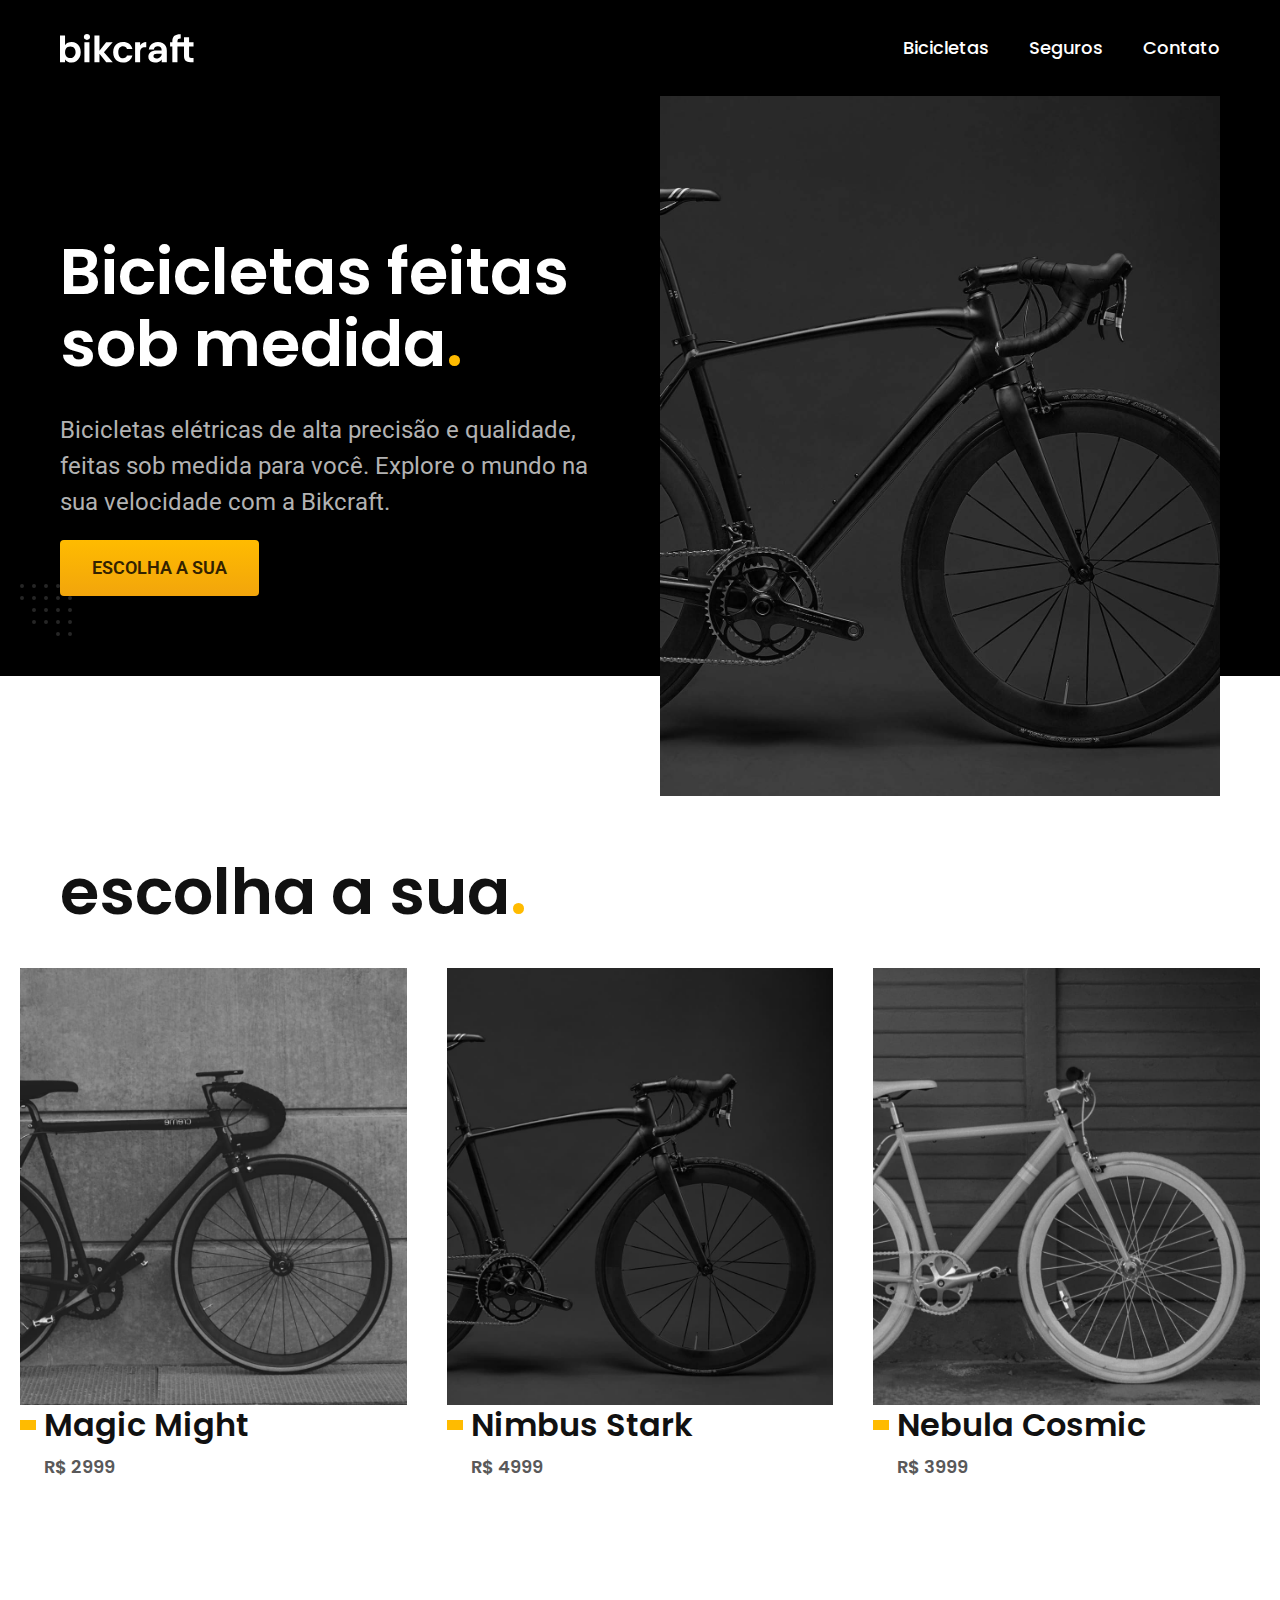
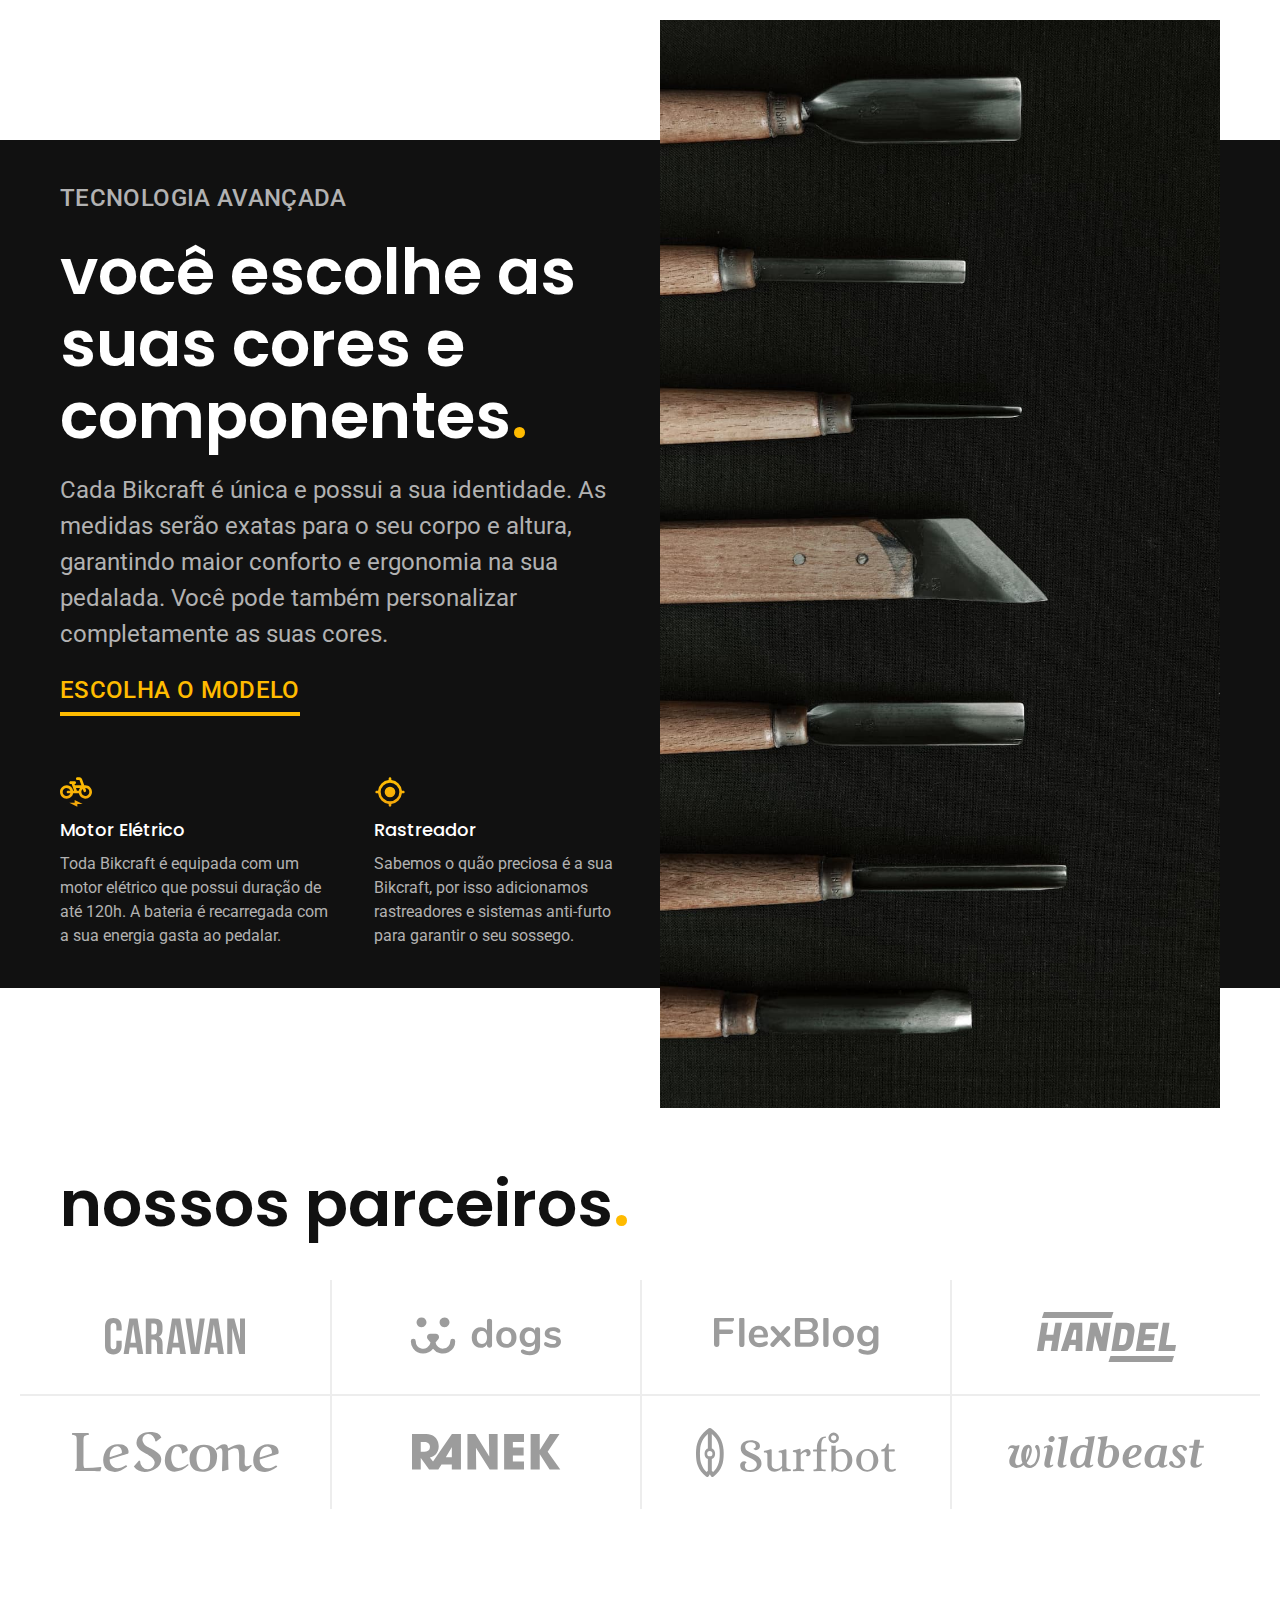
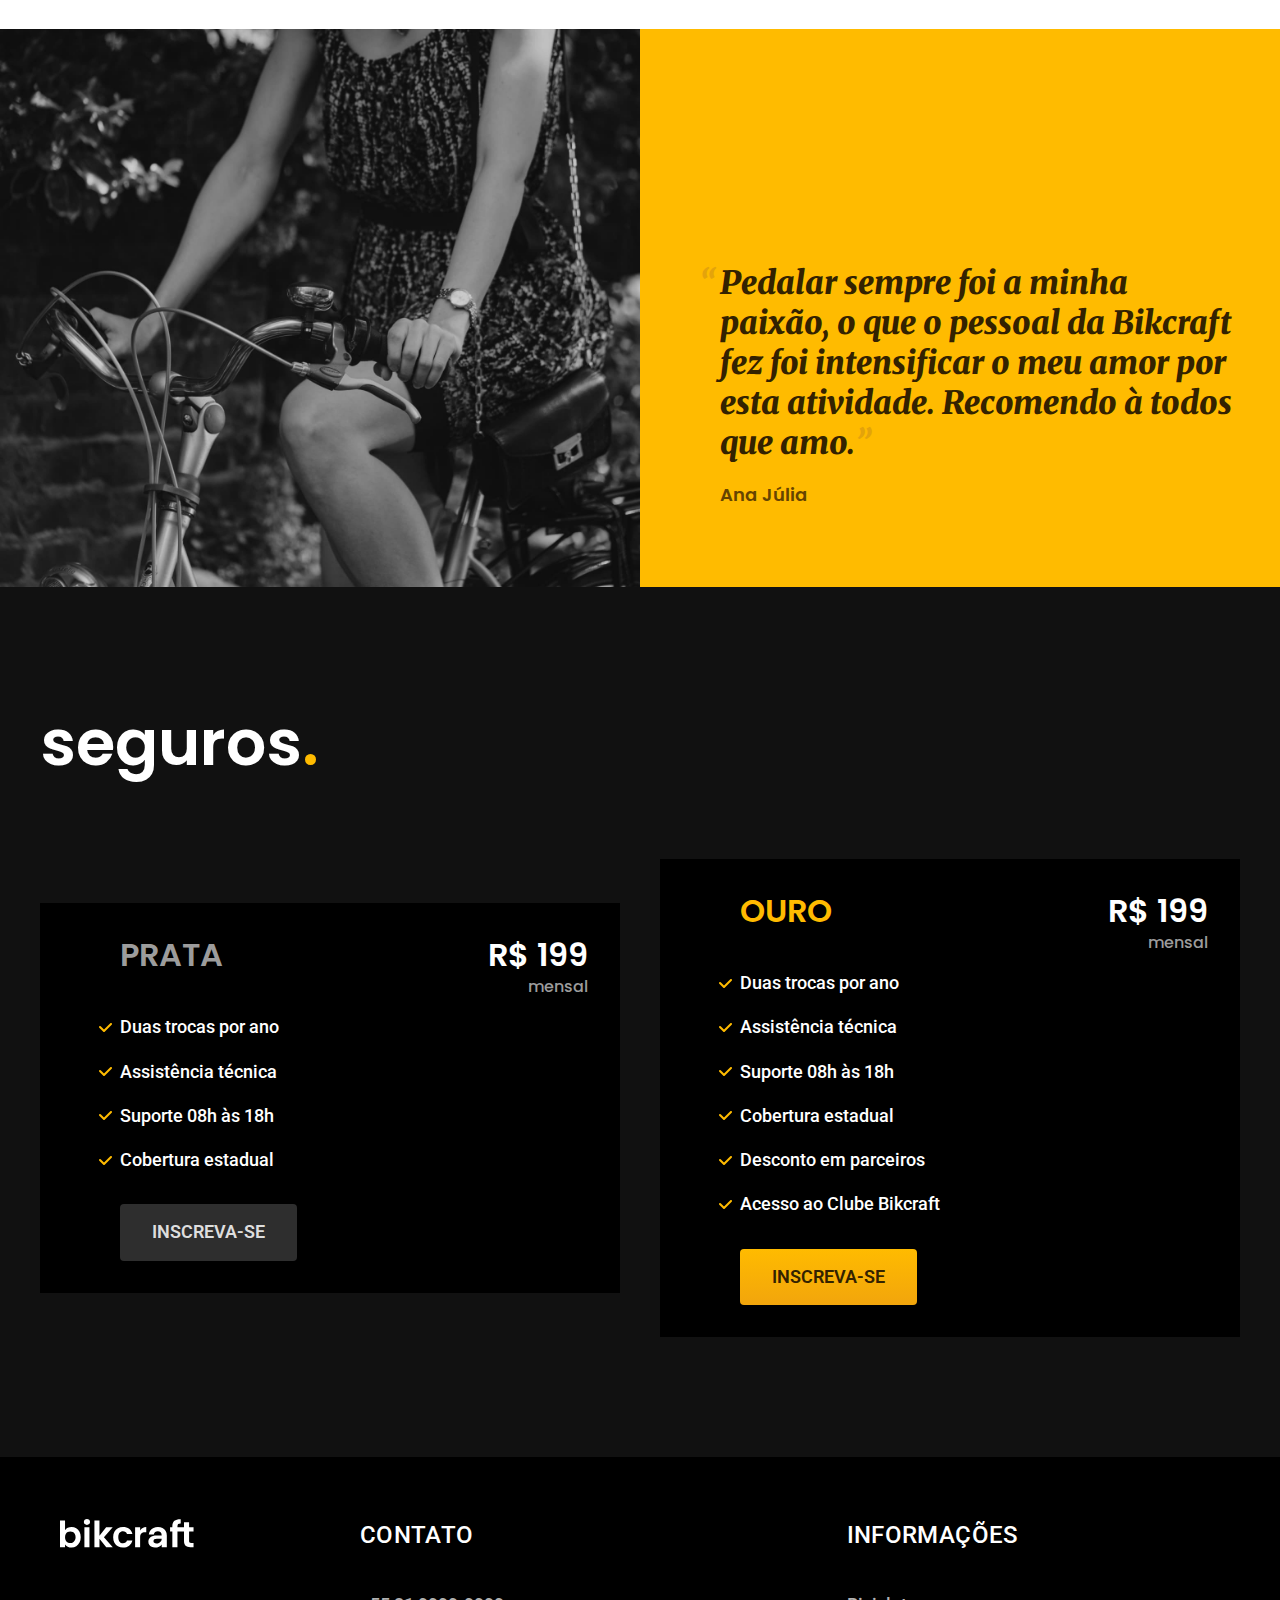
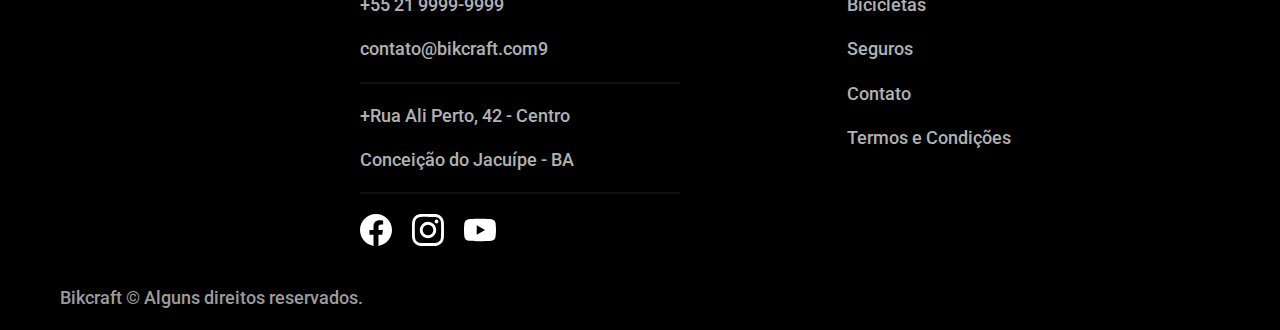
<file: index.html>
<!DOCTYPE html>
<html lang="pt-BR">
  <head>
    <meta charset="UTF-8" />
    <meta name="viewport" content="width=device-width, initial-scale=1.0" />

    <title>Bikcraft - Bicicletas Elétricas</title>
    <meta
      name="description"
      content="Bicicletas elétricas de alta precisão e qualidade, feitas sob medida para você. Explore o mundo na sua velocidade com a Bikcraft."
    />

    <link rel="stylesheet" href="./css/index.css" />

    <link rel="preconnect" href="https://fonts.googleapis.com" />
    <link rel="preconnect" href="https://fonts.gstatic.com" crossorigin />
    <link
      href="https://fonts.googleapis.com/css2?family=Merriweather:ital,wght@1,900&family=Poppins:wght@500;600&family=Roboto:wght@400;500&display=swap"
      rel="stylesheet"
    />
  </head>

  <body>
    <header class="header-bg">
      <div class="header container">
        <a href="./">
          <img src="./img/bikcraft.svg" alt="bikcraft" />
        </a>

        <nav aria-label="primária">
          <ul class="header-menu cor-0 font-1-m">
            <li><a href="./bicicletas.html">Bicicletas</a></li>
            <li><a href="./seguros.html">Seguros</a></li>
            <li><a href="./contato.html">Contato</a></li>
          </ul>
        </nav>
      </div>
    </header>

    <main class="introducao-bg">
      <div class="introducao container cor-0">
        <div class="introducao-conteudo">
          <h1 class="font-1-eg">
            Bicicletas feitas sob medida<span class="cor-p1">.</span>
          </h1>
          <p class="cor-5 font-2-g">
            Bicicletas elétricas de alta precisão e qualidade, feitas sob medida
            para você. Explore o mundo na sua velocidade com a Bikcraft.
          </p>
          <a class="botao" href="./bicicletas.html">Escolha a sua</a>
        </div>
        <div>
          <img
            src="./img/fotos/introducao.jpg"
            alt="bicicleta elétrica preta."
          />
        </div>
      </div>
    </main>

    <article class="bicicletas-lista">
      <h2 class="container font-1-eg">
        escolha a sua<span class="cor-p1">.</span>
      </h2>

      <ul class="bicicletas-lista-itens">
        <li>
          <a href="./img/bicicletas/magic.html">
            <img
              src="./img/bicicletas/magic-home.jpg"
              alt="bicicleta magic preta"
            />
            <h3 class="font-1-gg">Magic Might</h3>
            <span class="font-1-m-b cor-8">R$ 2999</span>
          </a>
        </li>
        <li>
          <a href="./bicicletas/nimbus.html">
            <img
              src="./img/bicicletas/nimbus-home.jpg"
              alt="bicicleta nimbus preta"
            />
            <h3 class="font-1-gg">Nimbus Stark</h3>
            <span class="font-1-m-b cor-8">R$ 4999</span>
          </a>
        </li>
        <li>
          <a href="./bicicletas/nebula.html">
            <img
              src="./img/bicicletas/nebula-home.jpg"
              alt="bicicleta nebula preta"
            />
            <h3 class="font-1-gg">Nebula Cosmic</h3>
            <span class="font-1-m-b cor-8">R$ 3999</span>
          </a>
        </li>
      </ul>
    </article>

    <article class="tecnologias-bg">
      <div class="tecnologias container">
        <div class="tecnologias-conteudo">
          <span class="font-2-g-b cor-5">tecnologia avançada</span>
          <h2 class="font-1-eg cor-0">
            você escolhe as suas cores e componentes<span class="cor-p1"
              >.</span
            >
          </h2>
          <p class="font-2-g cor-5">
            Cada Bikcraft é única e possui a sua identidade. As medidas serão
            exatas para o seu corpo e altura, garantindo maior conforto e
            ergonomia na sua pedalada. Você pode também personalizar
            completamente as suas cores.
          </p>
          <a class="botao-1 font-2-g-b cor-p1" href="./bicicletas.html"
            >escolha o modelo</a
          >

          <div>
            <ul class="tecnologias-item cor-5">
              <li>
                <img src="./img/icones/eletrica.svg" alt="" />
                <h4 class="font-1-m cor-0">Motor Elétrico</h4>
                <p class="font-2-p">
                  Toda Bikcraft é equipada com um motor elétrico que possui
                  duração de até 120h. A bateria é recarregada com a sua energia
                  gasta ao pedalar.
                </p>
              </li>
              <li>
                <img src="./img/icones/rastreador.svg" alt="" />
                <h4 class="font-1-m cor-0">Rastreador</h4>
                <p class="font-2-p">
                  Sabemos o quão preciosa é a sua Bikcraft, por isso adicionamos
                  rastreadores e sistemas anti-furto para garantir o seu
                  sossego.
                </p>
              </li>
            </ul>
          </div>
        </div>
        <div class="tecnologias-img">
          <img src="./img/fotos/tecnologia.jpg" alt="ferramentas" />
        </div>
      </div>
    </article>

    <section class="parceiros" aria-label="nossos parceiros">
      <h2 class="font-1-eg container">
        nossos parceiros<span class="cor-p1">.</span>
      </h2>

      <ul>
        <li><img src="./img/parceiros/caravan.svg" alt="caravan" /></li>
        <li><img src="./img/parceiros/dogs.svg" alt=dogs"></li>
        <li><img src="./img/parceiros/flexblog.svg" alt=flexblog"></li>
        <li><img src="./img/parceiros/handel.svg" alt=handel"></li>
        <li><img src="./img/parceiros/lescone.svg" alt=lescone"></li>
        <li><img src="./img/parceiros/ranek.svg" alt=ranek"></li>
        <li><img src="./img/parceiros/surfbot.svg" alt=surfbot"></li>
        <li><img src="./img/parceiros/wildbeast.svg" alt=wildbeast"></li>
      </ul>
    </section>

    <section class="depoimento" aria-label="Depoimento">
      <div>
        <img
          src="./img/fotos/depoimento.jpg"
          alt="pessoa andando com a bicicleta bikcraft"
        />
      </div>

      <div class="depoimento-conteudo">
        <blockquote>
          <p class="font-1-gg cor-p5">
            Pedalar sempre foi a minha paixão, o que o pessoal da Bikcraft fez
            foi intensificar o meu amor por esta atividade. Recomendo à todos
            que amo.
          </p>
        </blockquote>
        <span class="font-1-m-b cor-p4">Ana Júlia</span>
      </div>
    </section>

    <article class="seguros-bg">
      <div class="seguros container">
        <h2 class="font-1-eg cor-0">seguros<span class="cor-p1">.</span></h2>
        <div class="seguros-item">
          <h3 class="font-1-gg cor-6">PRATA</h3>
          <span class="font-1-gg cor-0"
            >R$ 199 <span class="font-1-p cor-6">mensal</span></span
          >
          <ul class="font-2-m cor-0">
            <li>Duas trocas por ano</li>
            <li>Assistência técnica</li>
            <li>Suporte 08h às 18h</li>
            <li>Cobertura estadual</li>
          </ul>
          <a class="botao secundario" href="./orçamentos.html">inscreva-se</a>
        </div>
        <div class="seguros-item">
          <h3 class="font-1-gg cor-p1">OURO</h3>
          <span class="font-1-gg cor-0"
            >R$ 199 <span class="font-1-p cor-6">mensal</span></span
          >
          <ul class="font-2-m cor-0">
            <li>Duas trocas por ano</li>
            <li>Assistência técnica</li>
            <li>Suporte 08h às 18h</li>
            <li>Cobertura estadual</li>
            <li>Desconto em parceiros</li>
            <li>Acesso ao Clube Bikcraft</li>
          </ul>
          <a class="botao" href="./orçamentos.html">inscreva-se</a>
        </div>
      </div>
    </article>

    <footer class="footer-bg">
      <div class="footer container">
        <img src="./img/bikcraft.svg" alt="Bikcraft" />

        <div class="footer-contato">
          <h3 class="font-2-g-b cor-0">contato</h3>
          <ul class="font-2-m cor-5">
            <li><a href="tel:+552199999999">+55 21 9999-9999</a></li>
            <li>
              <a href="mailto:contato@bikcraft.com9">contato@bikcraft.com9</a>
            </li>
            <li>+Rua Ali Perto, 42 - Centro</li>
            <li>Conceição do Jacuípe - BA</li>
          </ul>
        </div>

        <div class="footer-informacoes">
          <h3 class="font-2-g-b cor-0">INFORMAÇÕES</h3>
          <nav>
            <ul class="font-2-m cor-5">
              <li><a href="./bicicletas.html">Bicicletas</a></li>
              <li><a href="./seguros.html">Seguros</a></li>
              <li><a href="./contato.html">Contato</a></li>
              <li><a href="./termos.html">Termos e Condições</a></li>
            </ul>
          </nav>
        </div>

        <div class="footer-redes">
          <a href="./"><img src="./img/redes/facebook.svg" alt="facebook" /></a>
          <a href="./"
            ><img src="./img/redes/instagram.svg" alt="instagram"
          /></a>
          <a href="./"><img src="./img/redes/youtube.svg" alt="youtube" /></a>
        </div>

        <p class="footer-copy font-2-m cor-6">
          Bikcraft © Alguns direitos reservados.
        </p>
      </div>
    </footer>
  </body>
</html>
</file>
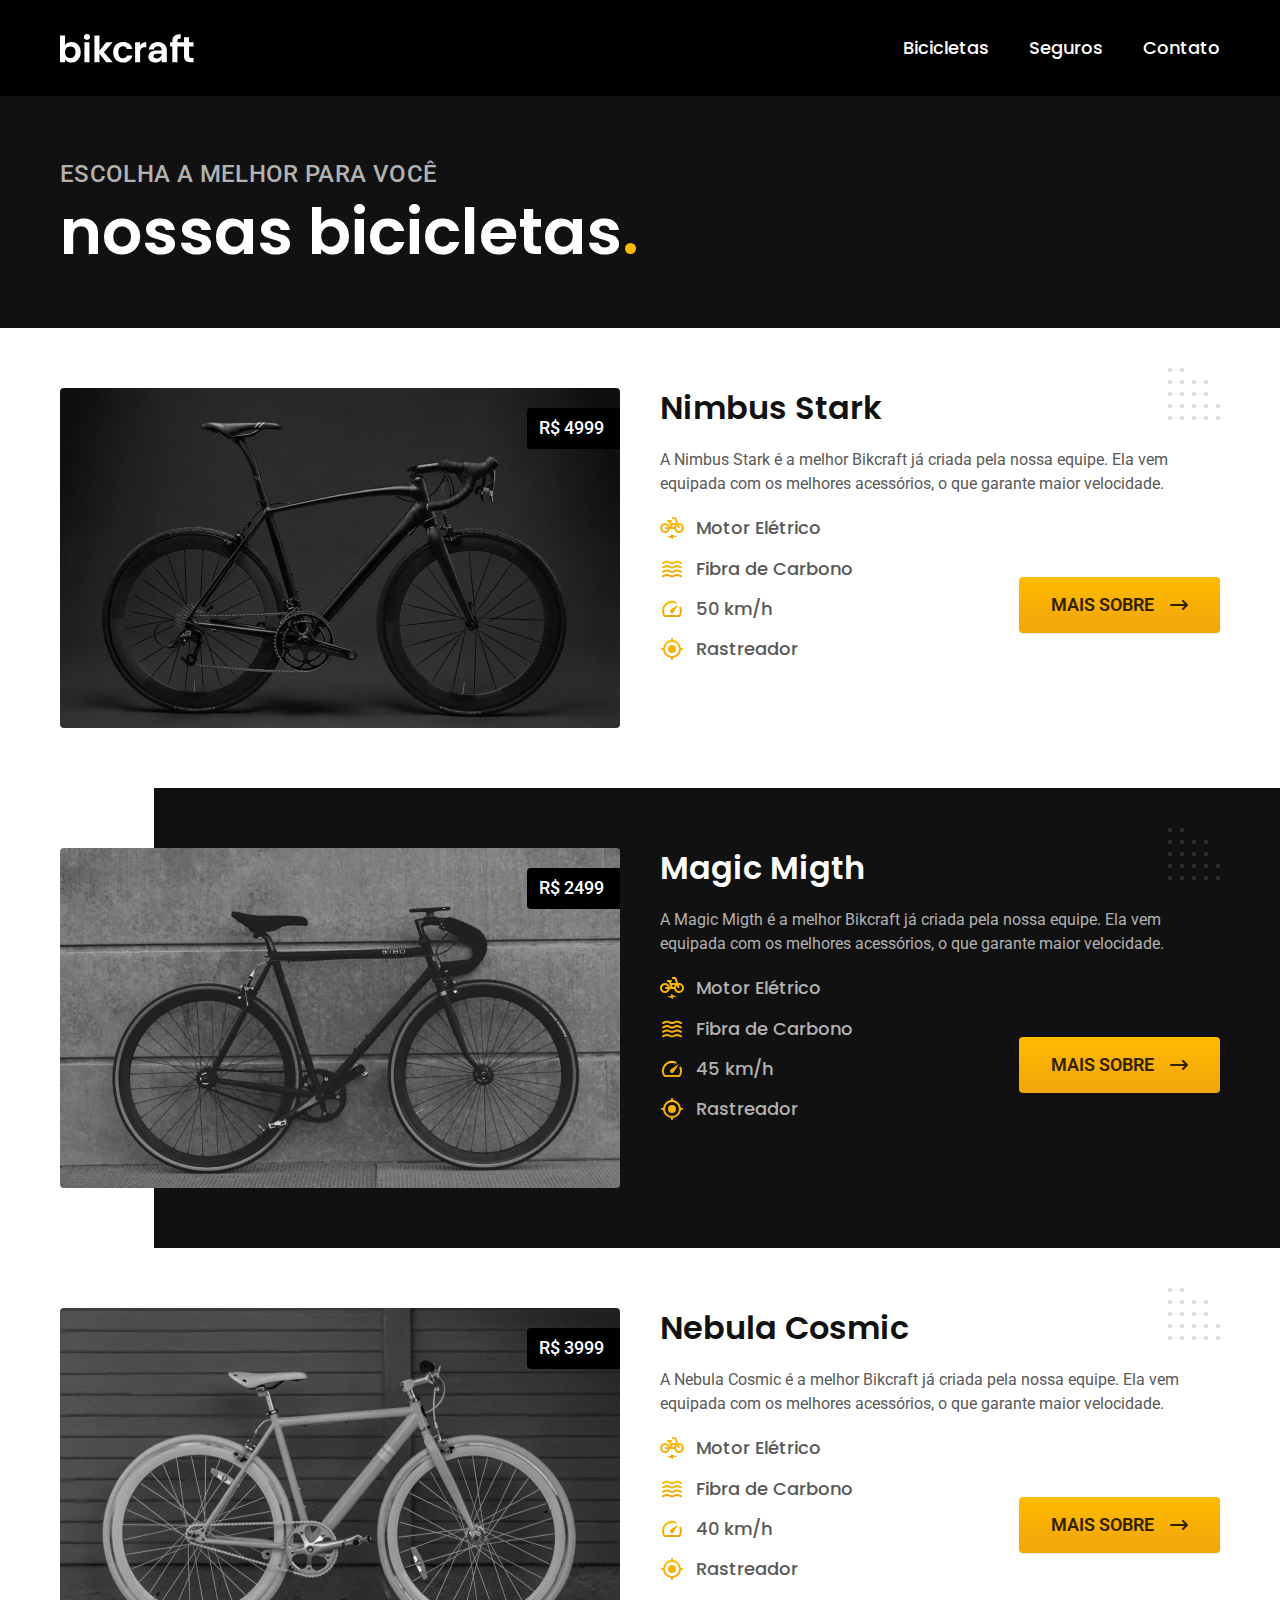
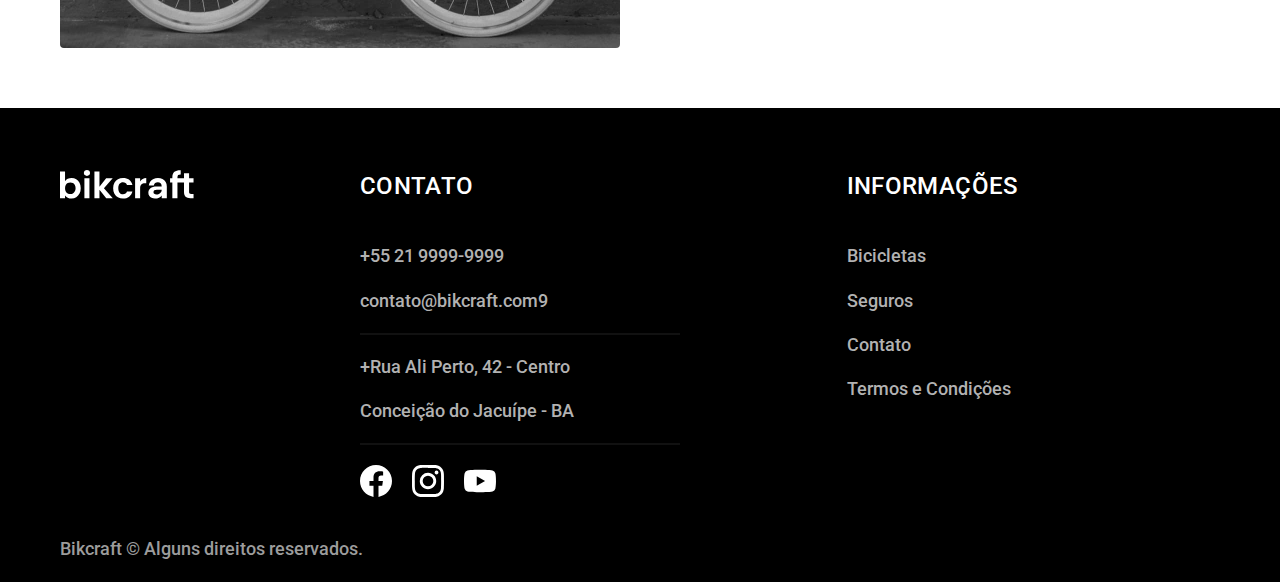
<file: bicicletas.html>
<!DOCTYPE html>
<html lang="pt-BR">
  <head>
    <meta charset="UTF-8" />
    <meta name="viewport" content="width=device-width, initial-scale=1.0" />

    <title>Bicicletas | Bikcraft</title>
    <meta
      name="description"
      content="Confira a nossas bicicletas e escolha a sua"
    />

    <link rel="stylesheet" href="./css/index.css" />

    <link rel="preconnect" href="https://fonts.googleapis.com" />
    <link rel="preconnect" href="https://fonts.gstatic.com" crossorigin />
    <link
      href="https://fonts.googleapis.com/css2?family=Merriweather:ital,wght@1,900&family=Poppins:wght@500;600&family=Roboto:wght@400;500&display=swap"
      rel="stylesheet"
    />
  </head>

  <body>
    <header class="header-bg">
      <div class="header container">
        <a href="./">
          <img src="./img/bikcraft.svg" alt="bikcraft" />
        </a>

        <nav aria-label="primária">
          <ul class="header-menu cor-0 font-1-m">
            <li><a href="./bicicletas.html">Bicicletas</a></li>
            <li><a href="./seguros.html">Seguros</a></li>
            <li><a href="./contato.html">Contato</a></li>
          </ul>
        </nav>
      </div>
    </header>

    <main>
      <div class="titulo-bg">
        <div class="titulo container">
          <p class="font-2-g-b cor-5">ESCOLHA A MELHOR PARA VOCÊ</p>
          <h1 class="font-1-eg cor-0">
            nossas bicicletas<span class="cor-p1">.</span>
          </h1>
        </div>
      </div>

      <div class="bicicletas container">
        <div class="bicicletas-img">
          <img
            src="./img/bicicletas/nimbus.jpg"
            alt="Bicicleta Nimbus Stark Preta"
          />
          <span class="font-2-m cor-0">R$ 4999</span>
        </div>
        <div class="bicicletas-conteudo">
          <h2 class="font-1-gg">Nimbus Stark</h2>
          <p class="font-2-p cor-8">
            A Nimbus Stark é a melhor Bikcraft já criada pela nossa equipe. Ela
            vem equipada com os melhores acessórios, o que garante maior
            velocidade.
          </p>
          <ul class="font-1-m cor-8">
            <li>
              <img src="./img/icones/eletrica.svg" alt="" />
              Motor Elétrico
            </li>
            <li>
              <img src="./img/icones/carbono.svg" alt="" />
              Fibra de Carbono
            </li>
            <li>
              <img src="./img/icones/velocidade.svg" alt="" />
              50 km/h
            </li>
            <li>
              <img src="./img/icones/rastreador.svg" alt="" />
              Rastreador
            </li>
          </ul>
          <a class="botao seta" href="./bicicletas/nimbus.html">Mais Sobre</a>
        </div>
      </div>

      <div class="bicicletas-bg">
        <div class="bicicletas container">
          <div class="bicicletas-img">
            <img
              src="./img/bicicletas/magic.jpg"
              alt="Bicicleta Magic Migth Preta"
            />
            <span class="font-2-m cor-0">R$ 2499</span>
          </div>
          <div class="bicicletas-conteudo">
            <h2 class="font-1-gg cor-0">Magic Migth</h2>
            <p class="font-2-p cor-5">
              A Magic Migth é a melhor Bikcraft já criada pela nossa equipe. Ela
              vem equipada com os melhores acessórios, o que garante maior
              velocidade.
            </p>
            <ul class="font-1-m cor-5">
              <li>
                <img src="./img/icones/eletrica.svg" alt="" />
                Motor Elétrico
              </li>
              <li>
                <img src="./img/icones/carbono.svg" alt="" />
                Fibra de Carbono
              </li>
              <li>
                <img src="./img/icones/velocidade.svg" alt="" />
                45 km/h
              </li>
              <li>
                <img src="./img/icones/rastreador.svg" alt="" />
                Rastreador
              </li>
            </ul>
            <a class="botao seta" href="./bicicletas/magic.html">Mais Sobre</a>
          </div>
        </div>
      </div>

      <div class="bicicletas container">
        <div class="bicicletas-img">
          <img
            src="./img/bicicletas/nebula.jpg"
            alt="Bicicleta Nebula Cosmic Branca"
          />
          <span class="font-2-m cor-0">R$ 3999</span>
        </div>
        <div class="bicicletas-conteudo">
          <h2 class="font-1-gg">Nebula Cosmic</h2>
          <p class="font-2-p cor-8">
            A Nebula Cosmic é a melhor Bikcraft já criada pela nossa equipe. Ela
            vem equipada com os melhores acessórios, o que garante maior
            velocidade.
          </p>
          <ul class="font-1-m cor-8">
            <li>
              <img src="./img/icones/eletrica.svg" alt="" />
              Motor Elétrico
            </li>
            <li>
              <img src="./img/icones/carbono.svg" alt="" />
              Fibra de Carbono
            </li>
            <li>
              <img src="./img/icones/velocidade.svg" alt="" />
              40 km/h
            </li>
            <li>
              <img src="./img/icones/rastreador.svg" alt="" />
              Rastreador
            </li>
          </ul>
          <a class="botao seta" href="./bicicletas/nebula.html">Mais Sobre</a>
        </div>
      </div>
    </main>

    <footer class="footer-bg">
      <div class="footer container">
        <img src="./img/bikcraft.svg" alt="Bikcraft" />

        <div class="footer-contato">
          <h3 class="font-2-g-b cor-0">contato</h3>
          <ul class="font-2-m cor-5">
            <li><a href="tel:+552199999999">+55 21 9999-9999</a></li>
            <li>
              <a href="mailto:contato@bikcraft.com9">contato@bikcraft.com9</a>
            </li>
            <li>+Rua Ali Perto, 42 - Centro</li>
            <li>Conceição do Jacuípe - BA</li>
          </ul>
        </div>

        <div class="footer-informacoes">
          <h3 class="font-2-g-b cor-0">INFORMAÇÕES</h3>
          <nav>
            <ul class="font-2-m cor-5">
              <li><a href="./bicicletas.html">Bicicletas</a></li>
              <li><a href="./seguros.html">Seguros</a></li>
              <li><a href="./contato.html">Contato</a></li>
              <li><a href="./termos.html">Termos e Condições</a></li>
            </ul>
          </nav>
        </div>

        <div class="footer-redes">
          <a href="./"><img src="./img/redes/facebook.svg" alt="facebook" /></a>
          <a href="./"
            ><img src="./img/redes/instagram.svg" alt="instagram"
          /></a>
          <a href="./"><img src="./img/redes/youtube.svg" alt="youtube" /></a>
        </div>

        <p class="footer-copy font-2-m cor-6">
          Bikcraft © Alguns direitos reservados.
        </p>
      </div>
    </footer>
  </body>
</html>
</file>
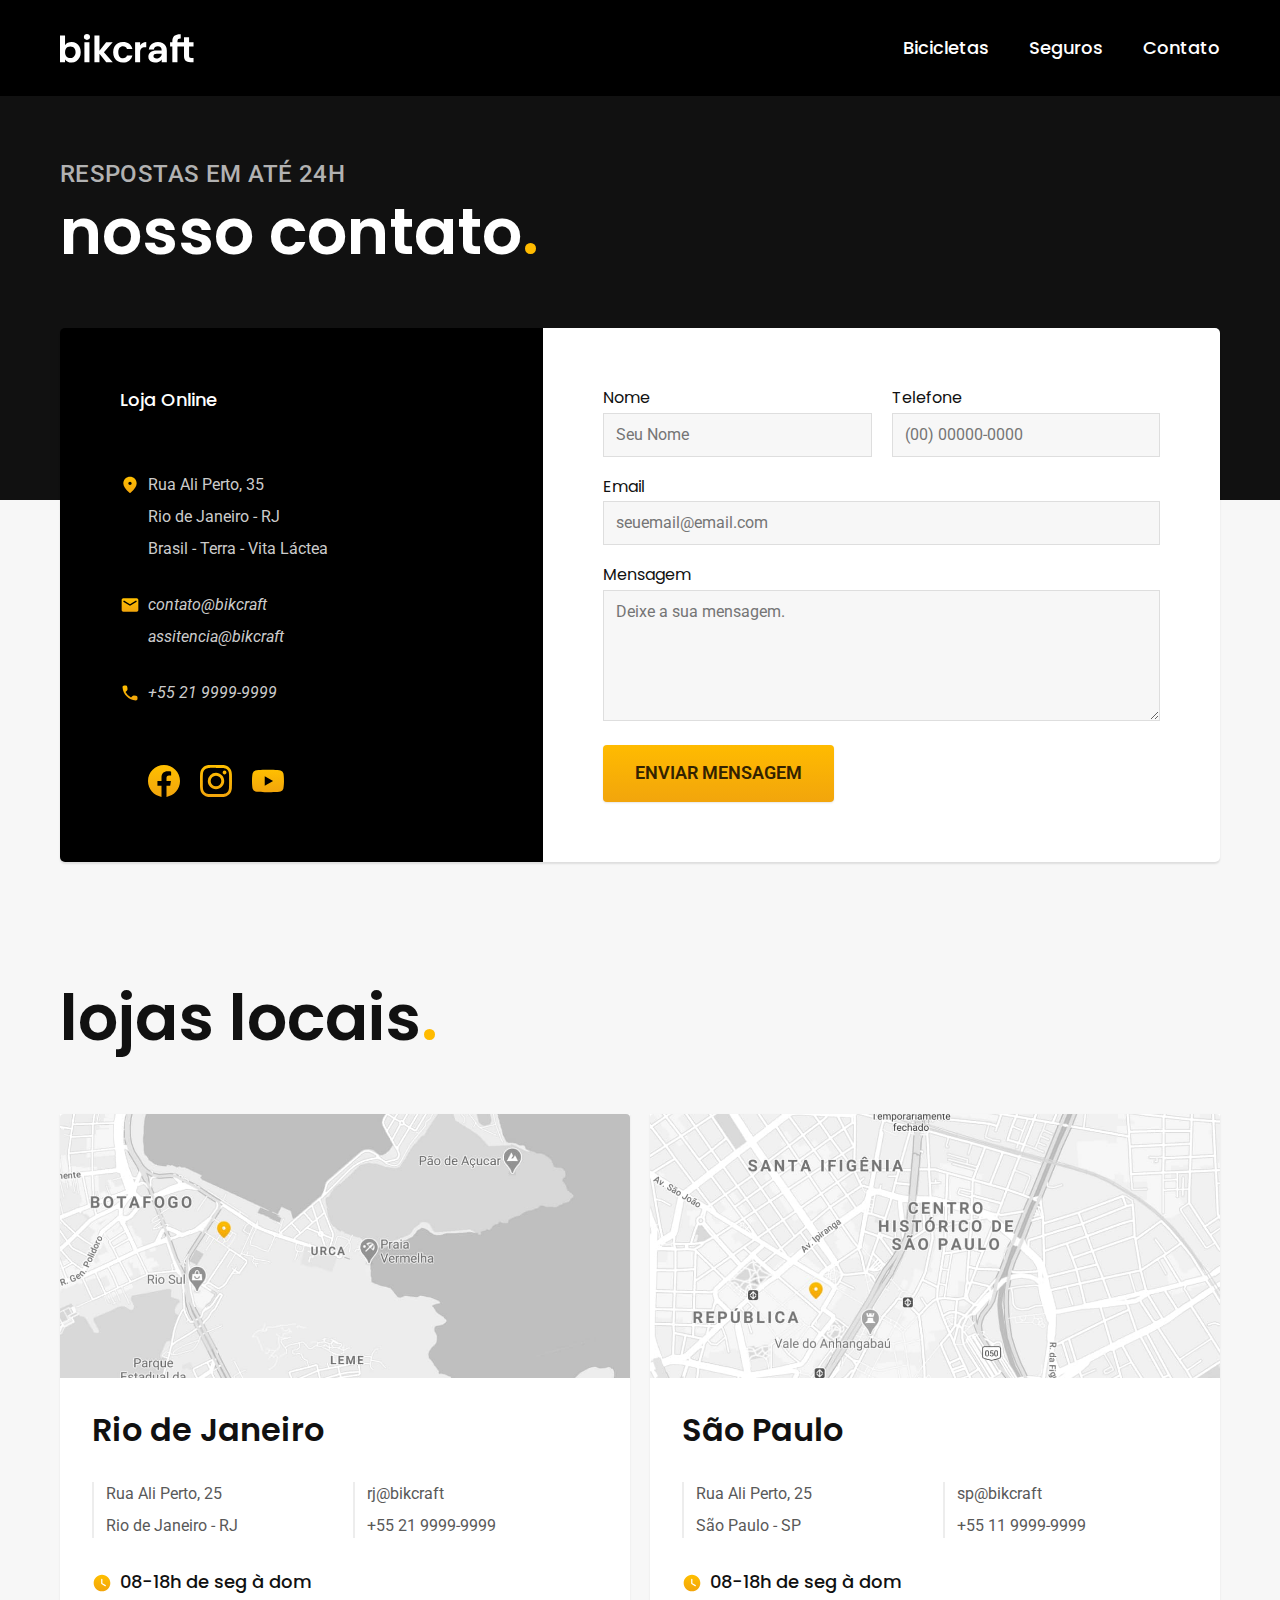
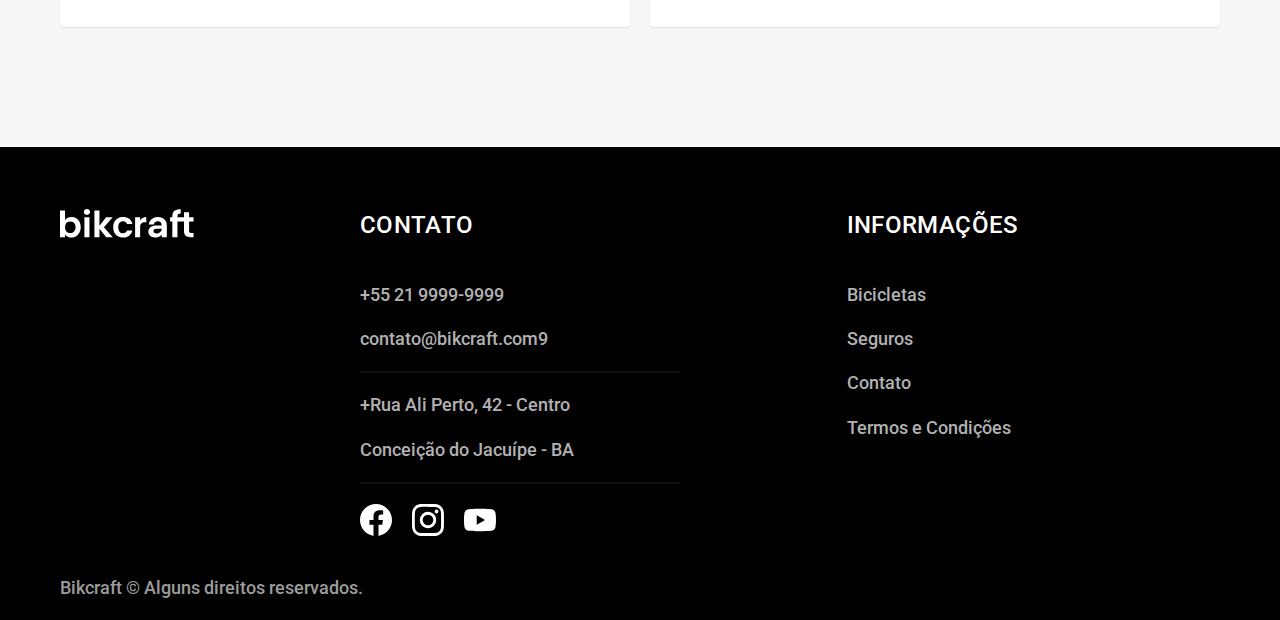
<file: contato.html>
<!DOCTYPE html>
<html lang="pt-BR">
  <head>
    <meta charset="UTF-8" />
    <meta name="viewport" content="width=device-width, initial-scale=1.0" />

    <title>Contato | Bikcraft</title>
    <meta
      name="description"
      content="
      Entre em contato conosco para assistência e perguntas relacionadas a nossos produtos."
    />

    <link rel="stylesheet" href="./css/index.css" />

    <link rel="preconnect" href="https://fonts.googleapis.com" />
    <link rel="preconnect" href="https://fonts.gstatic.com" crossorigin />
    <link
      href="https://fonts.googleapis.com/css2?family=Merriweather:ital,wght@1,900&family=Poppins:wght@500;600&family=Roboto:wght@400;500&display=swap"
      rel="stylesheet"
    />
  </head>

  <body id="contato">
    <header class="header-bg">
      <div class="header container">
        <a href="./">
          <img src="./img/bikcraft.svg" alt="bikcraft" />
        </a>

        <nav aria-label="primária">
          <ul class="header-menu cor-0 font-1-m">
            <li><a href="./bicicletas.html">Bicicletas</a></li>
            <li><a href="./seguros.html">Seguros</a></li>
            <li><a href="./contato.html">Contato</a></li>
          </ul>
        </nav>
      </div>
    </header>

    <main>
      <div class="titulo-bg">
        <div class="titulo container">
          <p class="font-2-g-b cor-5">Respostas em até 24h</p>
          <h1 class="font-1-eg cor-0">
            nosso contato<span class="cor-p1">.</span>
          </h1>
        </div>
      </div>

      <div class="contato container">
        <section class="contato-dados font-2-p cor-4" aria-label="Endereço">
          <h2 class="font-1-m cor-0">Loja Online</h2>
          <div class="contato-endereco">
            <p>Rua Ali Perto, 35</p>
            <p>Rio de Janeiro - RJ</p>
            <p>Brasil - Terra - Vita Láctea</p>
          </div>
          <address class="contato-meios">
            <a href="mailto:contato@bikcraft">contato@bikcraft</a>
            <a href="mailto:assitencia@bikcraft">assitencia@bikcraft</a>
            <a href="tel:+552199999999">+55 21 9999-9999</a>
          </address>
          <div class="contato-redes">
            <a href="./"
              ><img src="./img/redes/facebook-p.svg" alt="facebook"
            /></a>
            <a href="./"
              ><img src="./img/redes/instagram-p.svg" alt="instagram"
            /></a>
            <a href="./"
              ><img src="./img/redes/youtube-p.svg" alt="youtube"
            /></a>
          </div>
        </section>
        <section class="contato-formulario">
          <form class="form" action="./contato.html">
            <div>
              <label for="nome">Nome</label>
              <input type="text" id="nome" name="nome" placeholder="Seu Nome" />
            </div>
            <div>
              <label for="telefone">Telefone</label>
              <input
                type="text"
                id="telefone"
                name="telefone"
                placeholder="(00) 00000-0000"
              />
            </div>
            <div class="span-2">
              <label for="email">Email</label>
              <input
                type="email"
                id="email"
                name="email"
                placeholder="seuemail@email.com"
              />
            </div>
            <div class="span-2">
              <label for="mensagem">Mensagem</label>
              <textarea
                name="mensagem"
                id="mensagem"
                rows="6"
                placeholder="Deixe a sua mensagem."
              ></textarea>
            </div>
            <button class="botao span-2">Enviar Mensagem</button>
          </form>
        </section>
      </div>
    </main>

    <article class="lojas container">
      <h2 class="font-1-eg">lojas locais<span class="cor-p1">.</span></h2>
      <div class="lojas-item">
        <div class="lojas-item-img">
          <img
            src="./img/lojas/rj.jpg"
            alt="Endereço da loja no Rio de Janeito - RJ"
          />
        </div>
        <div class="lojas-item-conteudo">
          <h3 class="font-1-gg">Rio de Janeiro</h3>
          <div class="lojas-item-conteudo-dados font-2-p cor-8">
            <p>Rua Ali Perto, 25</p>
            <p>Rio de Janeiro - RJ</p>
          </div>
          <div class="lojas-item-conteudo-dados font-2-p cor-8">
            <a href="mailto:rj@bikcraft">rj@bikcraft</a>
            <a href="tel:+552199999999">+55 21 9999-9999</a>
          </div>
          <p class="lojas-item-conteudo-horario font-1-m">
            <img src="./img/icones/horario.svg" alt="" />
            08-18h de seg à dom
          </p>
        </div>
      </div>

      <div class="lojas-item">
        <div class="lojas-item-img">
          <img
            src="./img/lojas/sp.jpg"
            alt="Endereço da loja no São Paulo - SP"
          />
        </div>
        <div class="lojas-item-conteudo">
          <h3 class="font-1-gg">São Paulo</h3>
          <div class="lojas-item-conteudo-dados font-2-p cor-8">
            <p>Rua Ali Perto, 25</p>
            <p>São Paulo - SP</p>
          </div>
          <div class="lojas-item-conteudo-dados font-2-p cor-8">
            <a href="mailto:sp@bikcraft">sp@bikcraft</a>
            <a href="tel:+551199999999">+55 11 9999-9999</a>
          </div>
          <p class="lojas-item-conteudo-horario font-1-m">
            <img src="./img/icones/horario.svg" alt="" />
            08-18h de seg à dom
          </p>
        </div>
      </div>
    </article>

    <footer class="footer-bg">
      <div class="footer container">
        <img src="./img/bikcraft.svg" alt="Bikcraft" />

        <div class="footer-contato">
          <h3 class="font-2-g-b cor-0">contato</h3>
          <ul class="font-2-m cor-5">
            <li><a href="tel:+552199999999">+55 21 9999-9999</a></li>
            <li>
              <a href="mailto:contato@bikcraft.com9">contato@bikcraft.com9</a>
            </li>
            <li>+Rua Ali Perto, 42 - Centro</li>
            <li>Conceição do Jacuípe - BA</li>
          </ul>
        </div>

        <div class="footer-informacoes">
          <h3 class="font-2-g-b cor-0">INFORMAÇÕES</h3>
          <nav>
            <ul class="font-2-m cor-5">
              <li><a href="./bicicletas.html">Bicicletas</a></li>
              <li><a href="./seguros.html">Seguros</a></li>
              <li><a href="./contato.html">Contato</a></li>
              <li><a href="./termos.html">Termos e Condições</a></li>
            </ul>
          </nav>
        </div>

        <div class="footer-redes">
          <a href="./"><img src="./img/redes/facebook.svg" alt="facebook" /></a>
          <a href="./"
            ><img src="./img/redes/instagram.svg" alt="instagram"
          /></a>
          <a href="./"><img src="./img/redes/youtube.svg" alt="youtube" /></a>
        </div>

        <p class="footer-copy font-2-m cor-6">
          Bikcraft © Alguns direitos reservados.
        </p>
      </div>
    </footer>
  </body>
</html>
</file>
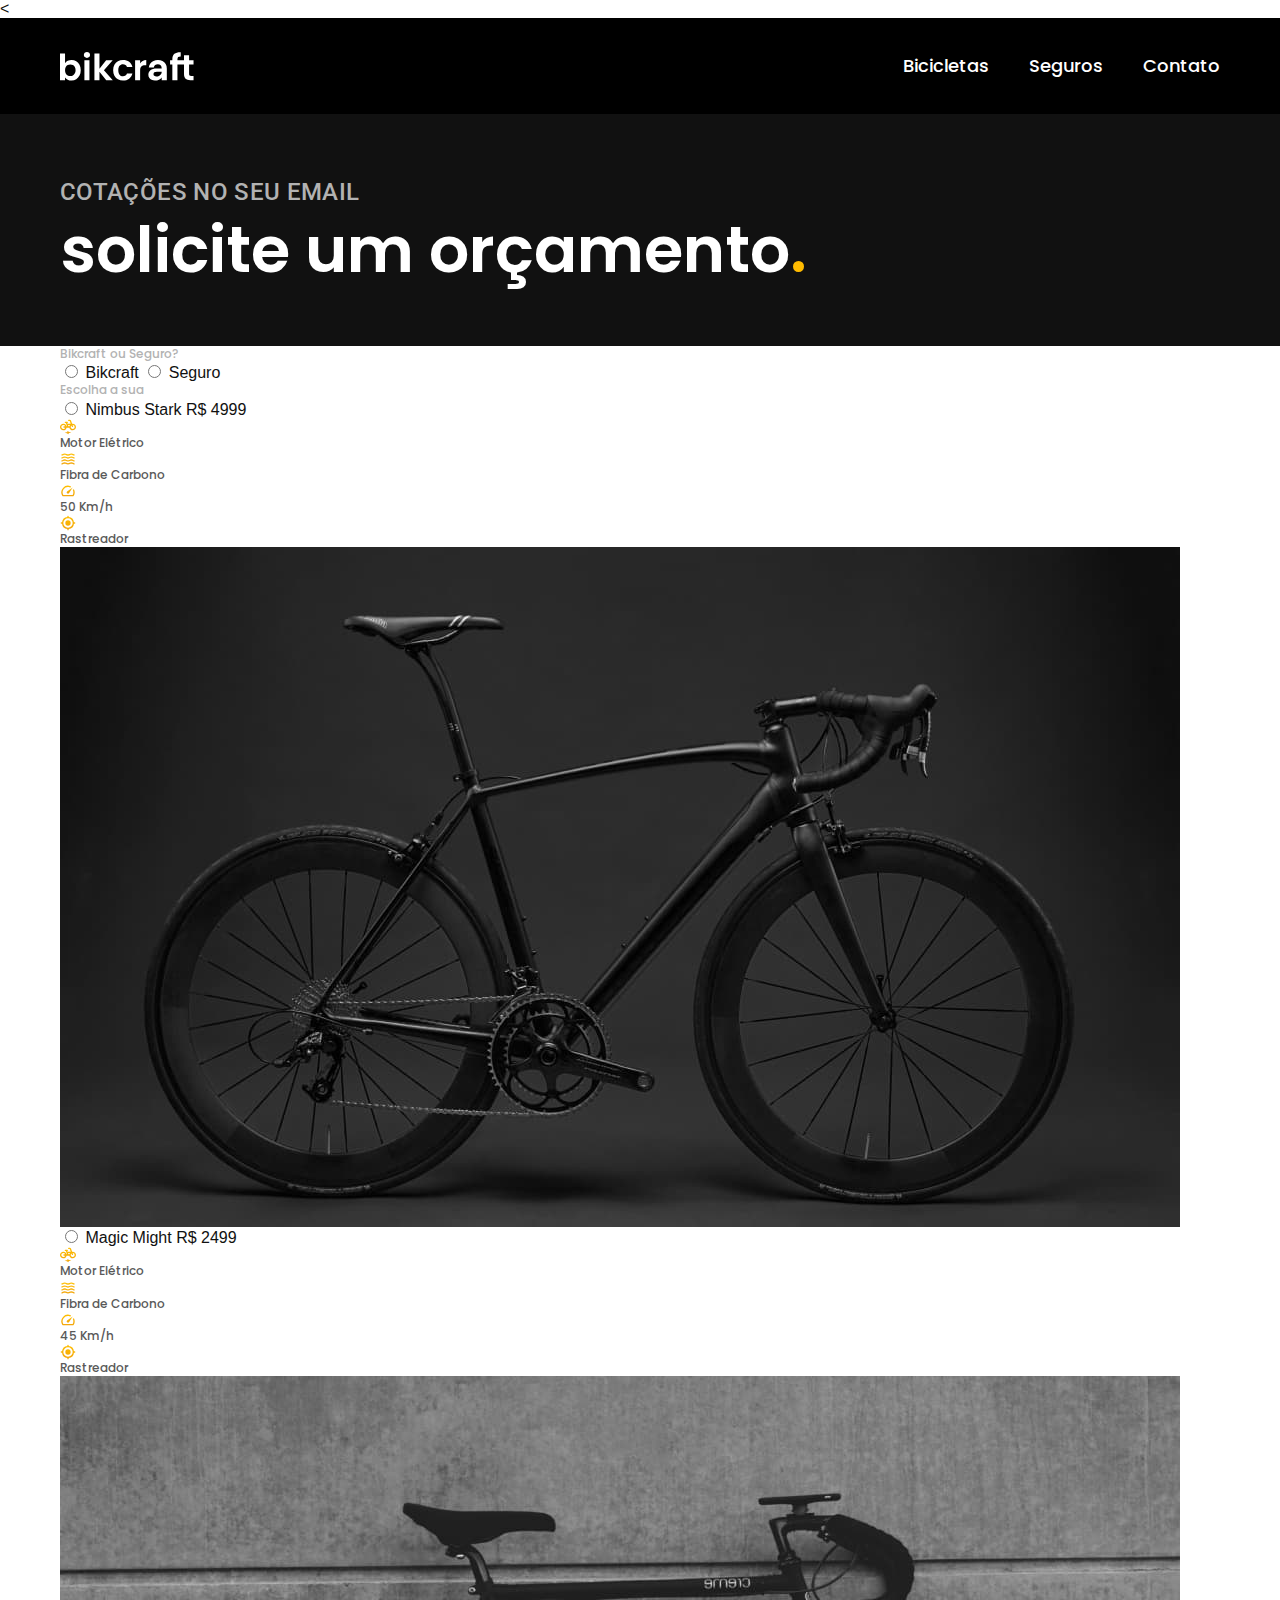
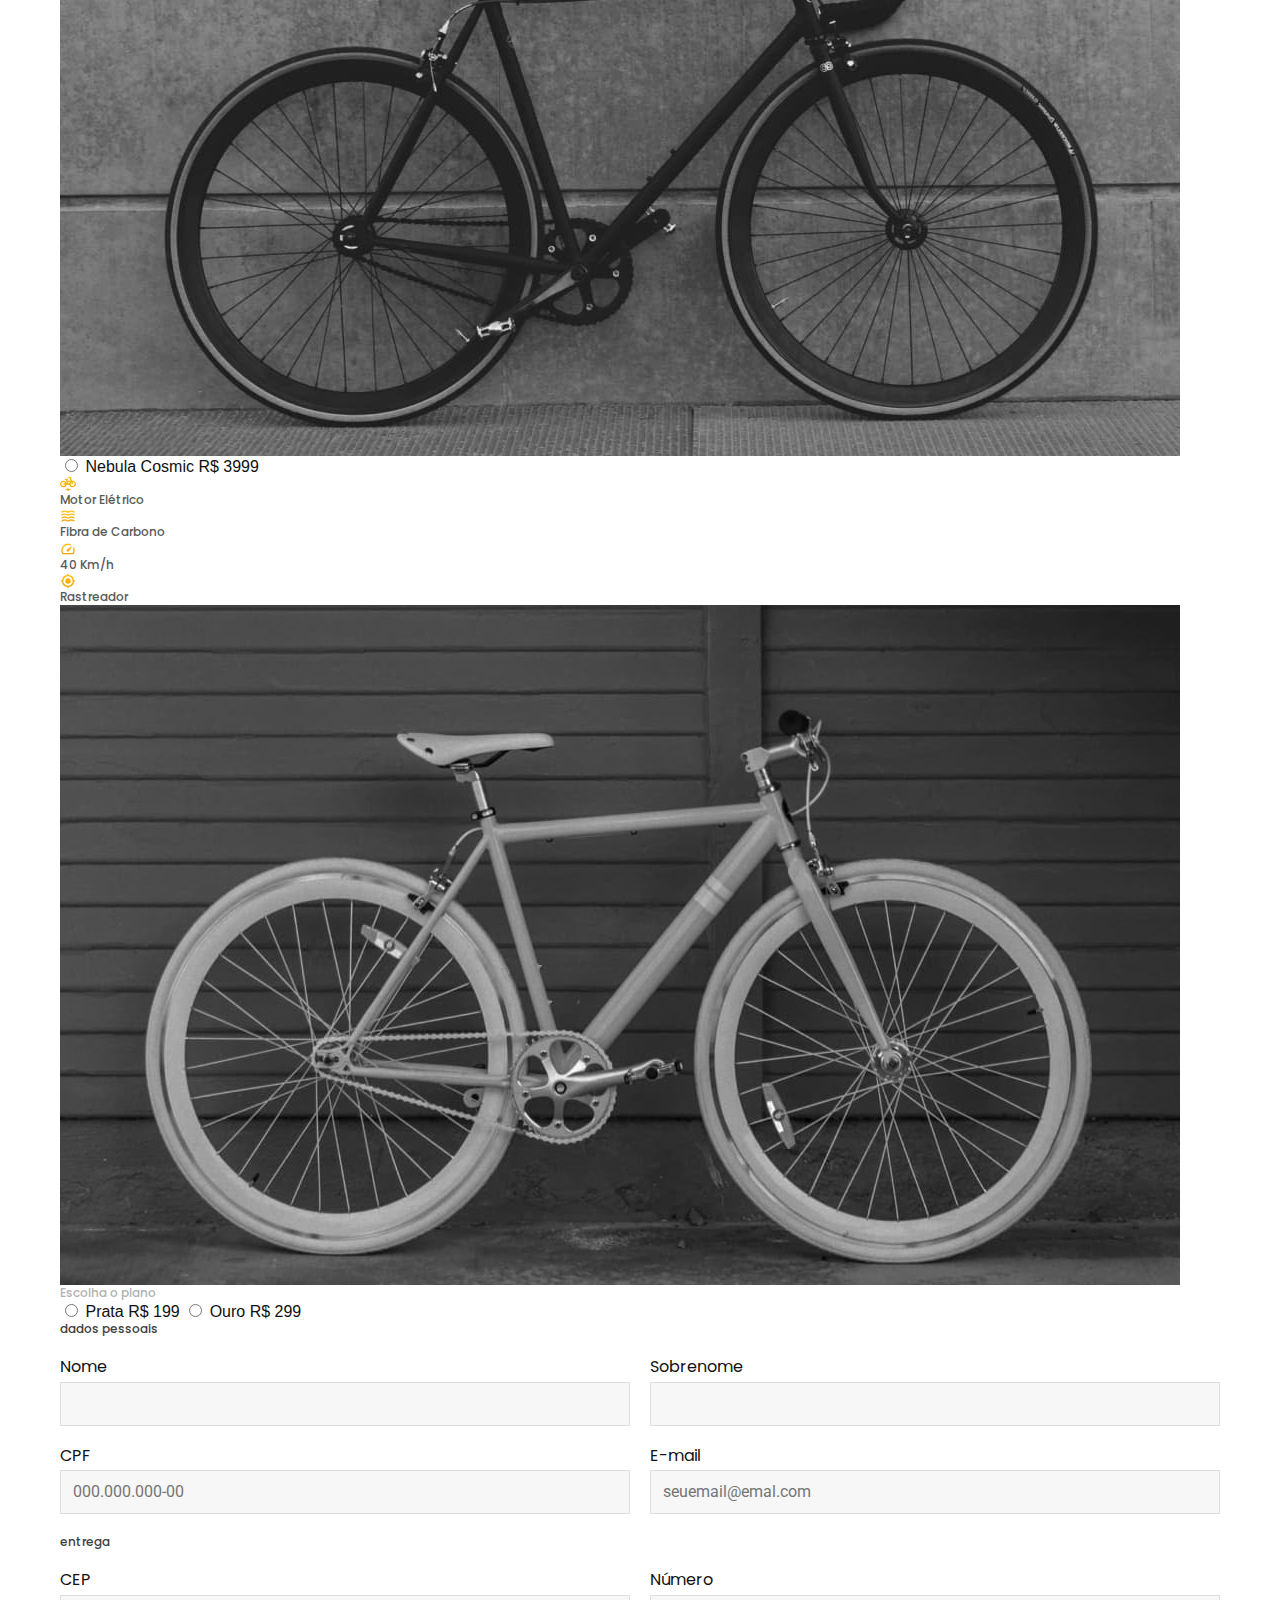
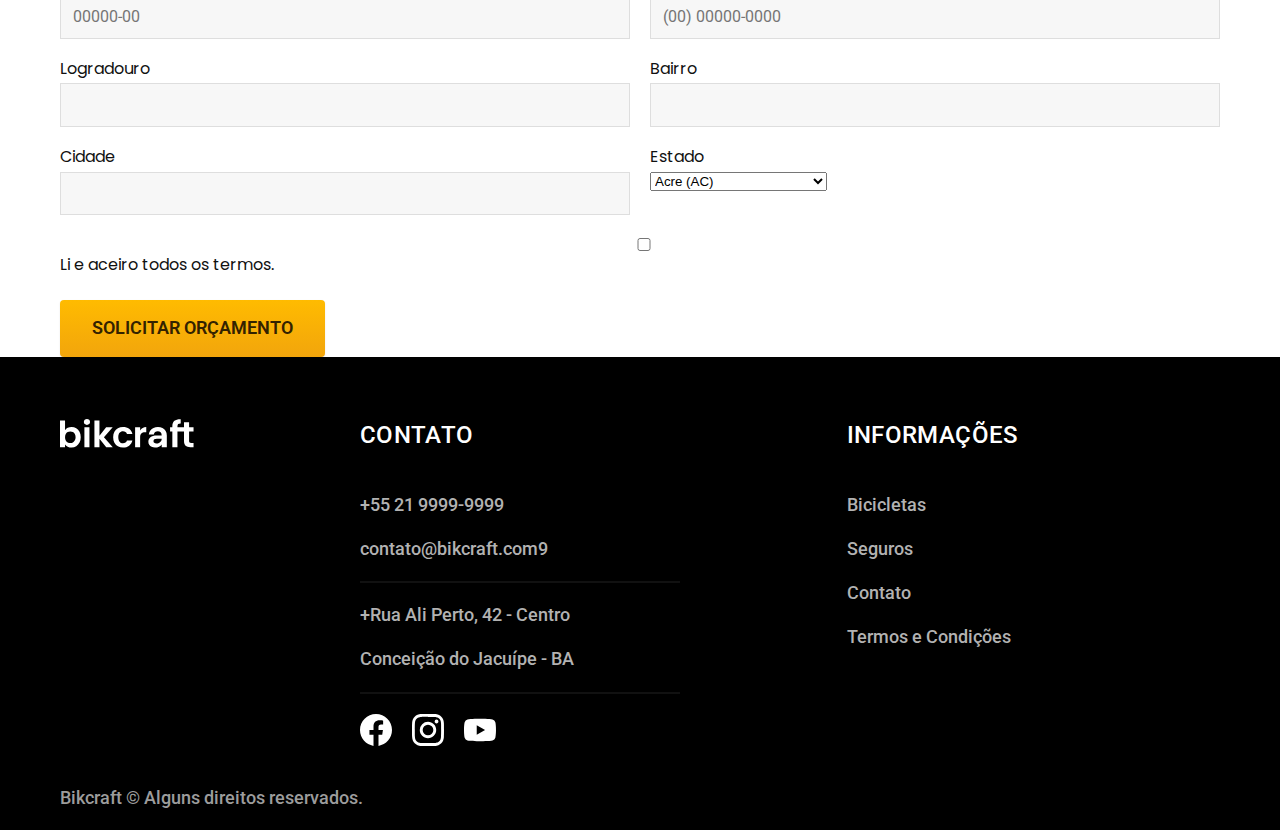
<file: orcamento.html>
<!DOCTYPE html>
<html lang="pt-BR">
  <head>
    <meta charset="UTF-8" />
    <meta name="viewport" content="width=device-width, initial-scale=1.0" />

    <title>Orçamento | Bikcraft</title>
    <meta name="description" content="Faça agora o seu orçamento." />

    <<link rel="preload" href="./css/index.css" as="style" />
    <link rel="stylesheet" href="./css/index.css" />

    <link rel="preconnect" href="https://fonts.googleapis.com" />
    <link rel="preconnect" href="https://fonts.gstatic.com" crossorigin />
    <link
      href="https://fonts.googleapis.com/css2?family=Merriweather:ital,wght@1,900&family=Poppins:wght@500;600&family=Roboto:wght@400;500&display=swap"
      rel="stylesheet"
    />
  </head>

  <body id="orcamento">
    <header class="header-bg">
      <div class="header container">
        <a href="./">
                    <img src="./img/bikcraft.svg" width="136" height="32" alt="bikcraft" />

        </a>

        <nav aria-label="primária">
          <ul class="header-menu cor-0 font-1-m">
            <li><a href="./bicicletas.html">Bicicletas</a></li>
            <li><a href="./seguros.html">Seguros</a></li>
            <li><a href="./contato.html">Contato</a></li>
          </ul>
        </nav>
      </div>
    </header>

    <main>
      <div class="titulo-bg">
        <div class="titulo container">
          <p class="font-2-g-b cor-5">Cotações no seu email</p>
          <h1 class="font-1-eg cor-0">
            solicite um orçamento<span class="cor-p1">.</span>
          </h1>
        </div>
      </div>

      <form class="orcamento container action="orcamento.html">
        <div class="orcamento-produto">
          <h2 class="font-1-pp cor-5">Bikcraft ou Seguro?</h2>

          <input type="radio" name="tipo" value="bikcraft" id="bikcraft" />
          <label for="bikcraft">Bikcraft</label>

          <input type="radio" name="tipo" value="seguro" id="seguro" />
          <label for="seguro">Seguro</label>

          <div class="orcamento-produto-conteudo" id="orcamento-bikcraft">
            <h2 class="font-1-pp cor-5">Escolha a sua</h2>

            <input type="radio" name="produto" id="nimbus">
            <label for="nimbus">Nimbus Stark <span>R$ 4999</span></label>
            <div class="orcamento-produto-conteudo-detalhes">
              <ul class="font-1-pp cor-8">
                <li><img src="./img/icones/eletrica.svg" width="16" height="16" alt="">Motor Elétrico</li>
                <li><img src="./img/icones/carbono.svg" width="16" height="16" alt="">Fibra de Carbono</li>
                <li><img src="./img/icones/velocidade.svg" width="16" height="16" alt="">50 Km/h</li>
                <li><img src="./img/icones/rastreador.svg" width="16" height="16" alt="">Rastreador</li>
              </ul>
              <img src="./img/bicicletas/nimbus.jpg" width="1120" height="680" alt="bicicleta preta">
            </div>

            <input type="radio" name="produto" id="magic">
            <label for="magic">Magic Might <span>R$ 2499</span></label>
            <div class="orcamento-produto-conteudo-detalhes">
              <ul class="font-1-pp cor-8">
                <li><img src="./img/icones/eletrica.svg" width="16" height="16" alt="">Motor Elétrico</li>
                <li><img src="./img/icones/carbono.svg" width="16" height="16" alt="">Fibra de Carbono</li>
                <li><img src="./img/icones/velocidade.svg" width="16" height="16" alt="">45 Km/h</li>
                <li><img src="./img/icones/rastreador.svg" width="16" height="16" alt="">Rastreador</li>
              </ul>
              <img src="./img/bicicletas/magic.jpg" width="1120" height="680" alt="bicicleta preta">
            </div>

            <input type="radio" name="produto" id="nebula">
            <label for="nebula">Nebula Cosmic <span>R$ 3999</span></label>
            <div class="orcamento-produto-conteudo-detalhes">
              <ul class="font-1-pp cor-8">
                <li><img src="./img/icones/eletrica.svg" width="16" height="16" alt="">Motor Elétrico</li>
                <li><img src="./img/icones/carbono.svg" width="16" height="16" alt="">Fibra de Carbono</li>
                <li><img src="./img/icones/velocidade.svg" width="16" height="16" alt="">40 Km/h</li>
                <li><img src="./img/icones/rastreador.svg" width="16" height="16" alt="">Rastreador</li>
              </ul>
              <img src="./img/bicicletas/nebula.jpg" width="1120" height="680" alt="bicicleta branca">
            </div>
          </div>

          <div class="orcamento-produto-conteudo" id="orcamento-seguro">
            <h2 class="font-1-pp cor-5">Escolha o plano</h2>

            <input type="radio" name="produto" id="prata">
            <label for="prata">Prata <span>R$ 199</span></label>

            <input type="radio" name="produto" id="ouro">
            <label for="ouro">Ouro <span>R$ 299</span></label>
          </div>
        </div>

        <div class="orcamento-dados form">
          <form action="orcamento.html">
            <h2 class="font-1-pp cor-9 span-2">dados pessoais</h2>
            <div>
              <label for="nome">Nome</label>
              <input type="text" name="nome" id="nome" />
            </div>

            <div>
              <label for="sobrenome">Sobrenome</label>
              <input type="text" name="sobrenome" id="sobrenome" />
            </div>

            <div>
              <label for="cpf">CPF</label>
              <input type="text" name="cpf" id="cpf" placeholder="000.000.000-00"/>
            </div>

            <div>
              <label for="email">E-mail</label>
              <input type="email" name="email" id="email" placeholder="seuemail@emal.com"/>
            </div>

            <h2 class="font-1-pp cor-9 span-2">entrega</h2>
            <div>
              <label for="cep">CEP</label>
              <input type="text" name="cep" id="cep" placeholder="00000-00"/>
            </div>

            <div>
              <label for="numero">Número</label>
              <input type="text" name="numero" id="numero" placeholder="(00) 00000-0000"/>
            </div>

            <div>
              <label for="logradouro">Logradouro</label>
              <input type="text" name="logradouro" id="logradouro" />
            </div>

            <div>
              <label for="bairro">Bairro</label>
              <input type="text" name="bairro" id="bairro" />
            </div>

            <div>
              <label for="cidade">Cidade</label>
              <input type="text" name="cidade" id="cidade" />
            </div>

            <div>
              <label for="estado">Estado</label>
              <select name="estado" id="estado">
                <option value="Acre">Acre (AC)</option>
                <option value="Alagoas">Alagoas (AL)</option>
                <option value="Amapá">Amapá (AM)</option>
                <option value="Bahia">Bahia (BA)</option>
                <option value="Ceará">Ceará (CE)</option>
                <option value="Distrito_Federal">Distrito Federal (DF)</option>
                <option value="Espirito_Santo">Espírito Santo (ES)</option>
                <option value="Goias">Goiás (GO)</option>
                <option value="Maranhao">Maranhão (MA)</option>
                <option value="Mato_Grosso">Mato Grosso (MT)</option>
                <option value="Mato_Grosso_Do_Sul">Mato Grosso do Sul (MS)</option>
                <option value="Minas_Gerais">Minas Gerais (MG)</option>
                <option value="Para">Pará (PA)</option>
                <option value="Paraiba">Paraíba (PB)</option>
                <option value="Parana">Paraná (PR)</option>
                <option value="Pernambuco">Pernambuco (PE)</option>
                <option value="Piaui">Piauí (PI)</option>
                <option value="Rio_de_Janeiro">Rio de Janeiro (RJ)</option>
                <option value="Rio_Grande_do_Norte">Rio Grande do Norte (RN)</option>
                <option value="Rio_Grande_do_Sul">Rio Grande do Sul (RS)</option>
                <option value="Rondonia">Rondônia (RO)</option>
                <option value="Roraima">Roraima (RR)</option>
                <option value="Santa_Catarina">Santa Catarina (SC)</option>
                <option value="São_Paulo">São Paulo (SP)</option>
                <option value="Sergipe">Sergipe (SE)</option>
                <option value="Tocantins">Tocantins (TO)</option>
              </select>
            </div>

            <div class="checkbox-termos span-2">
              <input type="checkbox" name="termos" id="termos">
              <label for="termos">Li e aceiro todos os termos.</label>
            </div>

            <button class="botao span-2">Solicitar Orçamento</button>
          </form>
        </div>
      </form>
    </main>

    <footer class="footer-bg">
      <div class="footer container">
                  <img src="./img/bikcraft.svg" width="136" height="32" alt="bikcraft" />


        <div class="footer-contato">
          <h3 class="font-2-g-b cor-0">contato</h3>
          <ul class="font-2-m cor-5">
            <li><a href="tel:+552199999999">+55 21 9999-9999</a></li>
            <li>
              <a href="mailto:contato@bikcraft.com9">contato@bikcraft.com9</a>
            </li>
            <li>+Rua Ali Perto, 42 - Centro</li>
            <li>Conceição do Jacuípe - BA</li>
          </ul>
        </div>

        <div class="footer-informacoes">
          <h3 class="font-2-g-b cor-0">INFORMAÇÕES</h3>
          <nav>
            <ul class="font-2-m cor-5">
              <li><a href="./bicicletas.html">Bicicletas</a></li>
              <li><a href="./seguros.html">Seguros</a></li>
              <li><a href="./contato.html">Contato</a></li>
              <li><a href="./termos.html">Termos e Condições</a></li>
            </ul>
          </nav>
        </div>

        <div class="footer-redes">
            <a href="./"><img src="./img/redes/facebook.svg" width="32" height="32" alt="facebook" /></a>
          <a href="./"
            ><img src="./img/redes/instagram.svg" width="32" height="32" alt="instagram"
          /></a>
          <a href="./"><img src="./img/redes/youtube.svg" width="32" height="32" alt="youtube" /></a> 

        </div>

        <p class="footer-copy font-2-m cor-6">
          Bikcraft © Alguns direitos reservados.
        </p>
      </div>
    </footer>
  </body>
</html>
</file>
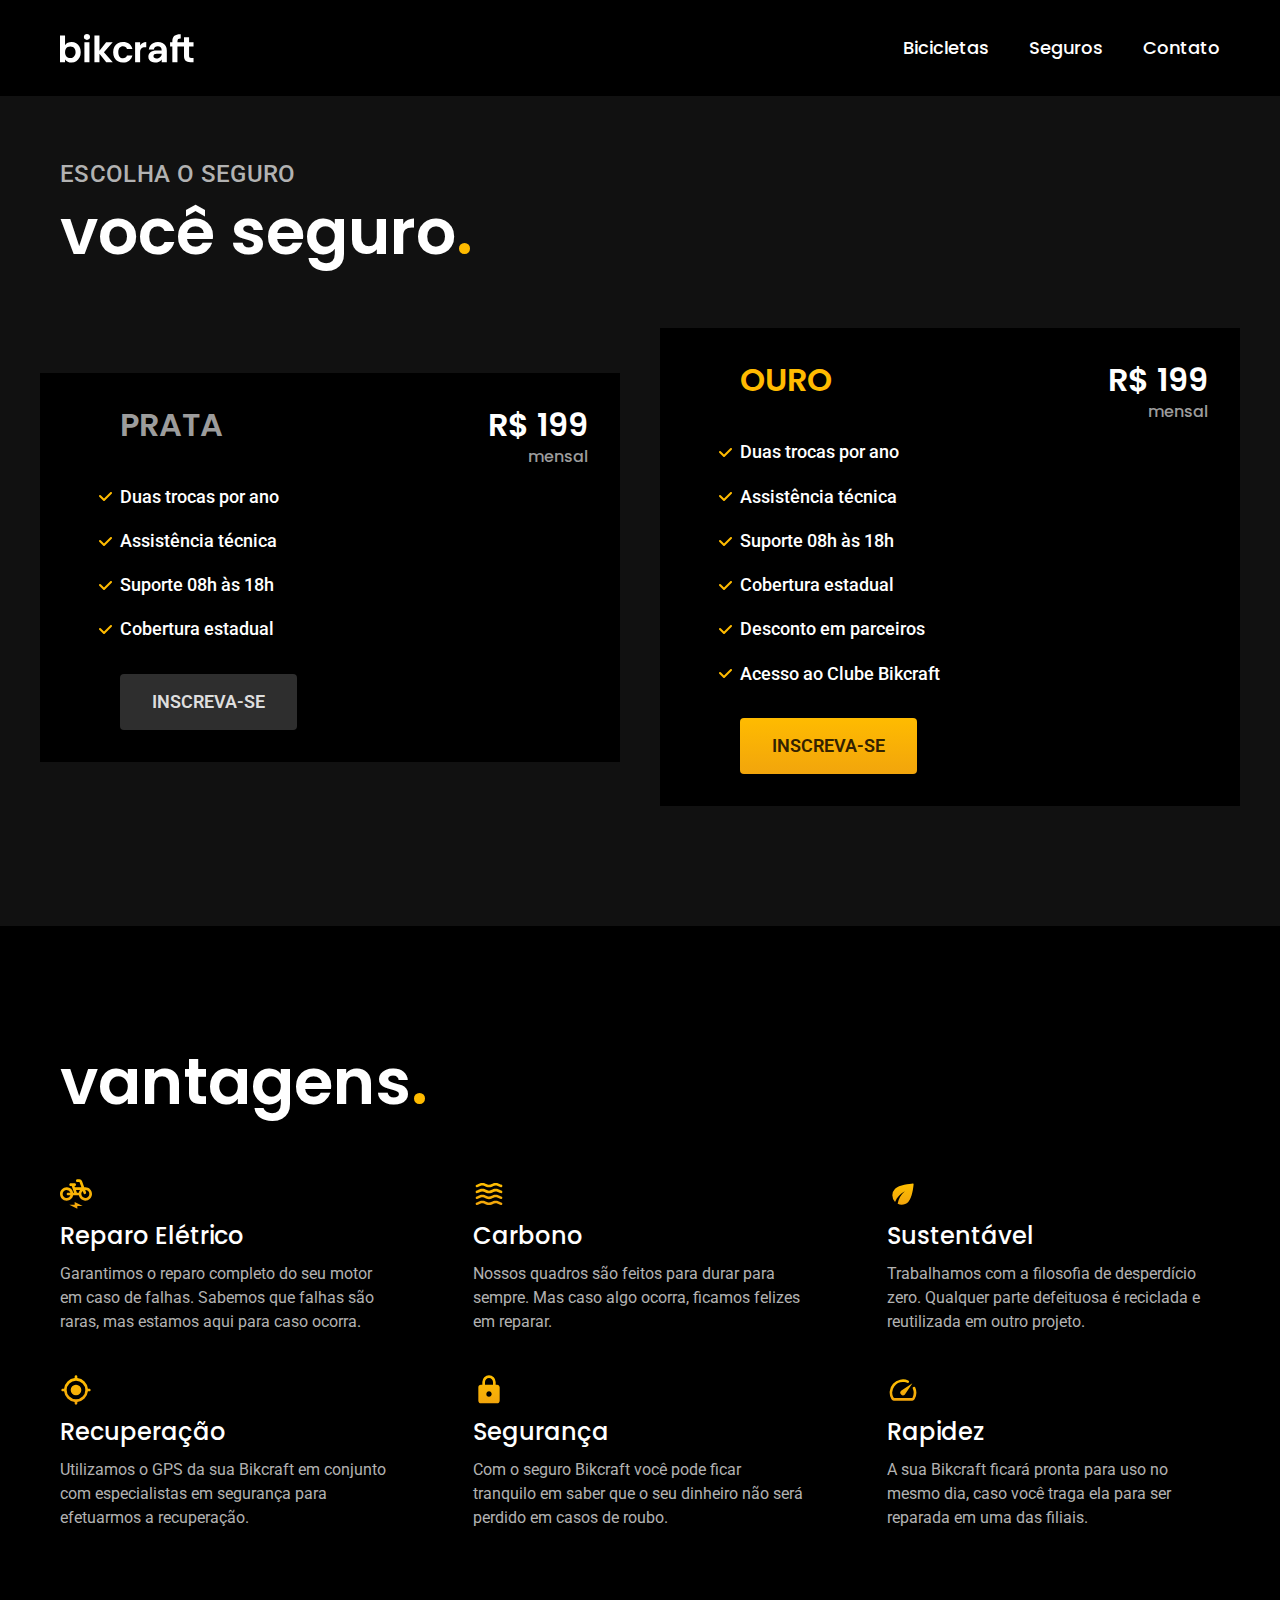
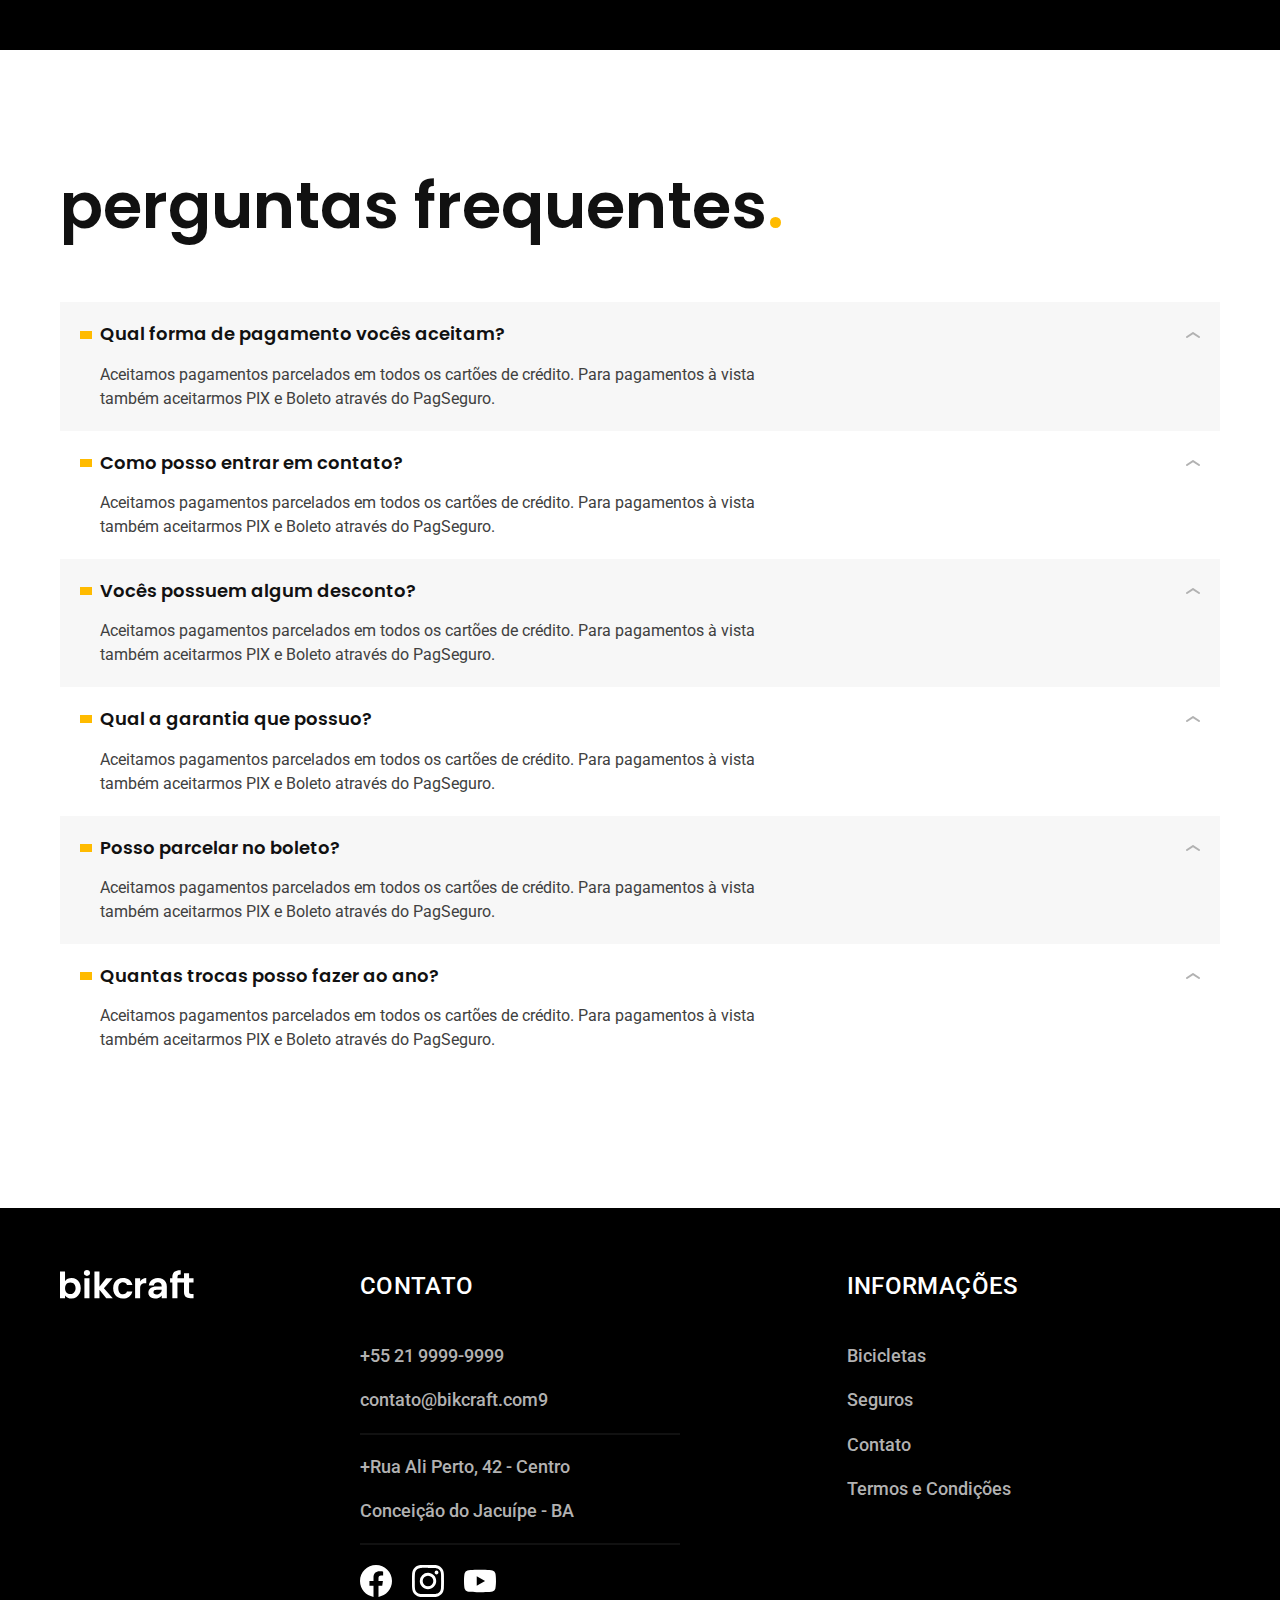
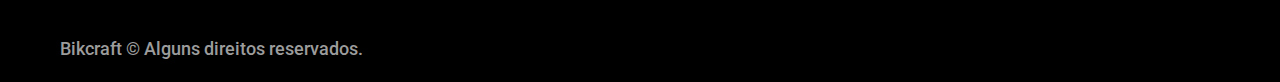
<file: seguros.html>
<!DOCTYPE html>
<html lang="pt-BR">
  <head>
    <meta charset="UTF-8" />
    <meta name="viewport" content="width=device-width, initial-scale=1.0" />

    <title>Seguros | Bikcraft</title>
    <meta name="description" content="Pra você não se preocupar com nada." />

    <link rel="stylesheet" href="./css/index.css" />

    <link rel="preconnect" href="https://fonts.googleapis.com" />
    <link rel="preconnect" href="https://fonts.gstatic.com" crossorigin />
    <link
      href="https://fonts.googleapis.com/css2?family=Merriweather:ital,wght@1,900&family=Poppins:wght@500;600&family=Roboto:wght@400;500&display=swap"
      rel="stylesheet"
    />
  </head>

  <body id="seguros">
    <header class="header-bg">
      <div class="header container">
        <a href="./">
          <img src="./img/bikcraft.svg" alt="bikcraft" />
        </a>

        <nav aria-label="primária">
          <ul class="header-menu cor-0 font-1-m">
            <li><a href="./bicicletas.html">Bicicletas</a></li>
            <li><a href="./seguros.html">Seguros</a></li>
            <li><a href="./contato.html">Contato</a></li>
          </ul>
        </nav>
      </div>
    </header>

    <main class="seguros-bg">
      <div class="titulo-bg">
        <div class="titulo container">
          <p class="font-2-g-b cor-5">Escolha o seguro</p>
          <h1 class="font-1-eg cor-0">
            você seguro<span class="cor-p1">.</span>
          </h1>
        </div>
      </div>

      <div class="seguros container">
        <div class="seguros-item">
          <h3 class="font-1-gg cor-6">PRATA</h3>
          <span class="font-1-gg cor-0"
            >R$ 199 <span class="font-1-p cor-6">mensal</span></span
          >
          <ul class="font-2-m cor-0">
            <li>Duas trocas por ano</li>
            <li>Assistência técnica</li>
            <li>Suporte 08h às 18h</li>
            <li>Cobertura estadual</li>
          </ul>
          <a class="botao secundario" href="./orçamentos.html">inscreva-se</a>
        </div>
        <div class="seguros-item">
          <h3 class="font-1-gg cor-p1">OURO</h3>
          <span class="font-1-gg cor-0"
            >R$ 199 <span class="font-1-p cor-6">mensal</span></span
          >
          <ul class="font-2-m cor-0">
            <li>Duas trocas por ano</li>
            <li>Assistência técnica</li>
            <li>Suporte 08h às 18h</li>
            <li>Cobertura estadual</li>
            <li>Desconto em parceiros</li>
            <li>Acesso ao Clube Bikcraft</li>
          </ul>
          <a class="botao" href="./orçamentos.html">inscreva-se</a>
        </div>
      </div>
    </main>

    <article class="vantagens-bg">
      <div class="vantagens container">
        <h2 class="font-1-eg cor-0">vantagens<span class="cor-p1">.</span></h2>

        <ul>
          <li>
            <img src="./img/icones/eletrica.svg" alt="" />
            <h3 class="font-1-g cor-0">Reparo Elétrico</h3>
            <p class="font-2-p cor-5">
              Garantimos o reparo completo do seu motor em caso de falhas.
              Sabemos que falhas são raras, mas estamos aqui para caso ocorra.
            </p>
          </li>
          <li>
            <img src="./img/icones/carbono.svg" alt="" />
            <h3 class="font-1-g cor-0">Carbono</h3>
            <p class="font-2-p cor-5">
              Nossos quadros são feitos para durar para sempre. Mas caso algo
              ocorra, ficamos felizes em reparar.
            </p>
          </li>
          <li>
            <img src="./img/icones/sustentavel.svg" alt="" />
            <h3 class="font-1-g cor-0">Sustentável</h3>
            <p class="font-2-p cor-5">
              Trabalhamos com a filosofia de desperdício zero. Qualquer parte
              defeituosa é reciclada e reutilizada em outro projeto.
            </p>
          </li>
          <li>
            <img src="./img/icones/rastreador.svg" alt="" />
            <h3 class="font-1-g cor-0">Recuperação</h3>
            <p class="font-2-p cor-5">
              Utilizamos o GPS da sua Bikcraft em conjunto com especialistas em
              segurança para efetuarmos a recuperação.
            </p>
          </li>
          <li>
            <img src="./img/icones/seguro.svg" alt="" />
            <h3 class="font-1-g cor-0">Segurança</h3>
            <p class="font-2-p cor-5">
              Com o seguro Bikcraft você pode ficar tranquilo em saber que o seu
              dinheiro não será perdido em casos de roubo.
            </p>
          </li>
          <li>
            <img src="./img/icones/velocidade.svg" alt="" />
            <h3 class="font-1-g cor-0">Rapidez</h3>
            <p class="font-2-p cor-5">
              A sua Bikcraft ficará pronta para uso no mesmo dia, caso você
              traga ela para ser reparada em uma das filiais.
            </p>
          </li>
        </ul>
      </div>
    </article>

    <article class="perguntas container">
      <h2 class="font-1-eg">
        perguntas frequentes<span class="cor-p1">.</span>
      </h2>

      <dl>
        <div>
          <dt class="font-1-m-b">Qual forma de pagamento vocês aceitam?</dt>
          <dd class="font-2-p cor-9">
            Aceitamos pagamentos parcelados em todos os cartões de crédito. Para
            pagamentos à vista também aceitarmos PIX e Boleto através do
            PagSeguro.
          </dd>
        </div>
        <div>
          <dt class="font-1-m-b">Como posso entrar em contato?</dt>
          <dd class="font-2-p cor-9">
            Aceitamos pagamentos parcelados em todos os cartões de crédito. Para
            pagamentos à vista também aceitarmos PIX e Boleto através do
            PagSeguro.
          </dd>
        </div>
        <div>
          <dt class="font-1-m-b">Vocês possuem algum desconto?</dt>
          <dd class="font-2-p cor-9">
            Aceitamos pagamentos parcelados em todos os cartões de crédito. Para
            pagamentos à vista também aceitarmos PIX e Boleto através do
            PagSeguro.
          </dd>
        </div>
        <div>
          <dt class="font-1-m-b">Qual a garantia que possuo?</dt>
          <dd class="font-2-p cor-9">
            Aceitamos pagamentos parcelados em todos os cartões de crédito. Para
            pagamentos à vista também aceitarmos PIX e Boleto através do
            PagSeguro.
          </dd>
        </div>
        <div>
          <dt class="font-1-m-b">Posso parcelar no boleto?</dt>
          <dd class="font-2-p cor-9">
            Aceitamos pagamentos parcelados em todos os cartões de crédito. Para
            pagamentos à vista também aceitarmos PIX e Boleto através do
            PagSeguro.
          </dd>
        </div>
        <div>
          <dt class="font-1-m-b">Quantas trocas posso fazer ao ano?</dt>
          <dd class="font-2-p cor-9">
            Aceitamos pagamentos parcelados em todos os cartões de crédito. Para
            pagamentos à vista também aceitarmos PIX e Boleto através do
            PagSeguro.
          </dd>
        </div>
      </dl>
    </article>

    <footer class="footer-bg">
      <div class="footer container">
        <img src="./img/bikcraft.svg" alt="Bikcraft" />

        <div class="footer-contato">
          <h3 class="font-2-g-b cor-0">contato</h3>
          <ul class="font-2-m cor-5">
            <li><a href="tel:+552199999999">+55 21 9999-9999</a></li>
            <li>
              <a href="mailto:contato@bikcraft.com9">contato@bikcraft.com9</a>
            </li>
            <li>+Rua Ali Perto, 42 - Centro</li>
            <li>Conceição do Jacuípe - BA</li>
          </ul>
        </div>

        <div class="footer-informacoes">
          <h3 class="font-2-g-b cor-0">INFORMAÇÕES</h3>
          <nav>
            <ul class="font-2-m cor-5">
              <li><a href="./bicicletas.html">Bicicletas</a></li>
              <li><a href="./seguros.html">Seguros</a></li>
              <li><a href="./contato.html">Contato</a></li>
              <li><a href="./termos.html">Termos e Condições</a></li>
            </ul>
          </nav>
        </div>

        <div class="footer-redes">
          <a href="./"><img src="./img/redes/facebook.svg" alt="facebook" /></a>
          <a href="./"
            ><img src="./img/redes/instagram.svg" alt="instagram"
          /></a>
          <a href="./"><img src="./img/redes/youtube.svg" alt="youtube" /></a>
        </div>

        <p class="footer-copy font-2-m cor-6">
          Bikcraft © Alguns direitos reservados.
        </p>
      </div>
    </footer>
  </body>
</html>
</file>
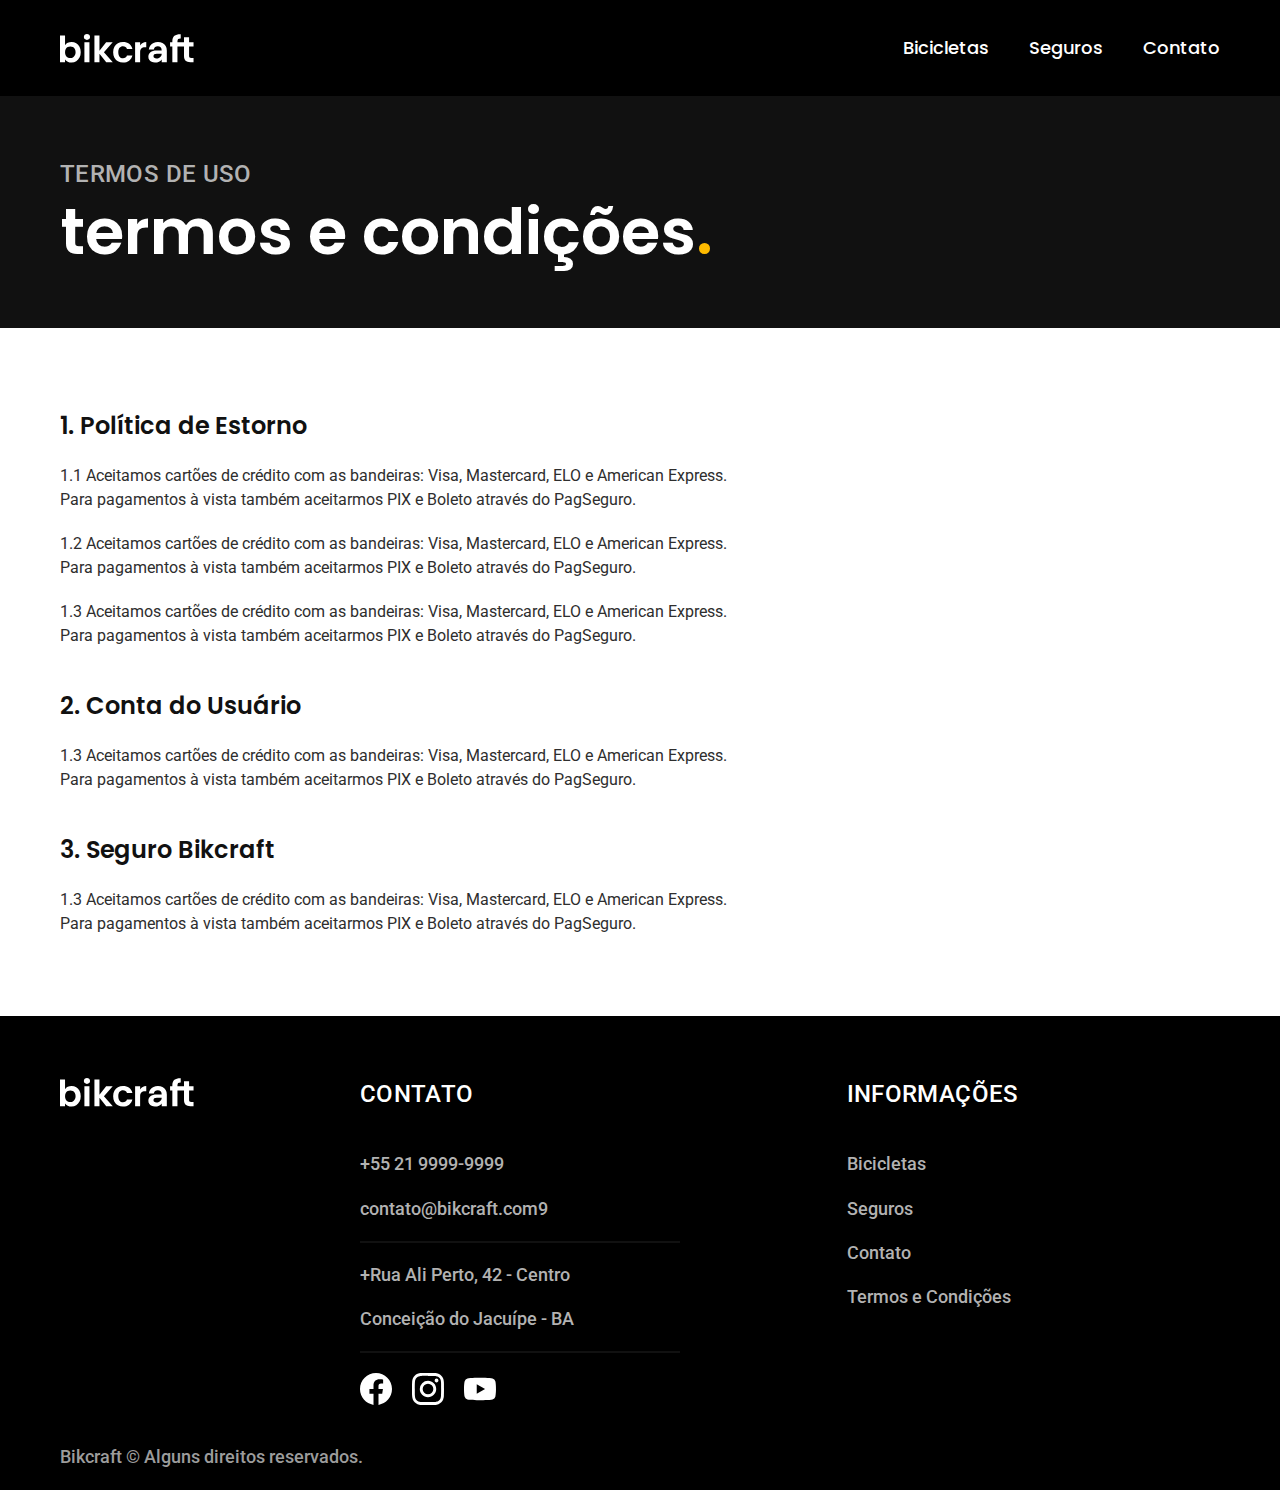
<file: termos.html>
<!DOCTYPE html>
<html lang="pt-BR">
  <head>
    <meta charset="UTF-8" />
    <meta name="viewport" content="width=device-width, initial-scale=1.0" />

    <title>Termos e Condições | Bikcraft</title>
    <meta
      name="description"
      content="Antes de usar nossos servições e produtos, leia os nossos termos e condições de uso."
    />

    <link rel="stylesheet" href="./css/index.css" />

    <link rel="preconnect" href="https://fonts.googleapis.com" />
    <link rel="preconnect" href="https://fonts.gstatic.com" crossorigin />
    <link
      href="https://fonts.googleapis.com/css2?family=Merriweather:ital,wght@1,900&family=Poppins:wght@500;600&family=Roboto:wght@400;500&display=swap"
      rel="stylesheet"
    />
  </head>

  <body>
    <header class="header-bg">
      <div class="header container">
        <a href="./">
          <img src="./img/bikcraft.svg" alt="bikcraft" />
        </a>

        <nav aria-label="primária">
          <ul class="header-menu cor-0 font-1-m">
            <li><a href="./bicicletas.html">Bicicletas</a></li>
            <li><a href="./seguros.html">Seguros</a></li>
            <li><a href="./contato.html">Contato</a></li>
          </ul>
        </nav>
      </div>
    </header>

    <main>
      <div class="titulo-bg">
        <div class="titulo container">
          <p class="font-2-g-b cor-5">Termos de uso</p>
          <h1 class="font-1-eg cor-0">
            termos e condições<span class="cor-p1">.</span>
          </h1>
        </div>
      </div>

      <div class="termos container font-2-p cor-10">
        <h2 class="font-1-g cor-11">1. Política de Estorno</h2>
        <p>
          1.1 Aceitamos cartões de crédito com as bandeiras: Visa, Mastercard,
          ELO e American Express. Para pagamentos à vista também aceitarmos PIX
          e Boleto através do PagSeguro.
        </p>
        <p>
          1.2 Aceitamos cartões de crédito com as bandeiras: Visa, Mastercard,
          ELO e American Express. Para pagamentos à vista também aceitarmos PIX
          e Boleto através do PagSeguro.
        </p>
        <p>
          1.3 Aceitamos cartões de crédito com as bandeiras: Visa, Mastercard,
          ELO e American Express. Para pagamentos à vista também aceitarmos PIX
          e Boleto através do PagSeguro.
        </p>

        <h2 class="font-1-g cor-11">2. Conta do Usuário</h2>
        <p>
          1.3 Aceitamos cartões de crédito com as bandeiras: Visa, Mastercard,
          ELO e American Express. Para pagamentos à vista também aceitarmos PIX
          e Boleto através do PagSeguro.
        </p>

        <h2 class="font-1-g cor-11">3. Seguro Bikcraft</h2>
        <p>
          1.3 Aceitamos cartões de crédito com as bandeiras: Visa, Mastercard,
          ELO e American Express. Para pagamentos à vista também aceitarmos PIX
          e Boleto através do PagSeguro.
        </p>
      </div>
    </main>

    <footer class="footer-bg">
      <div class="footer container">
        <img src="./img/bikcraft.svg" alt="Bikcraft" />

        <div class="footer-contato">
          <h3 class="font-2-g-b cor-0">contato</h3>
          <ul class="font-2-m cor-5">
            <li><a href="tel:+552199999999">+55 21 9999-9999</a></li>
            <li>
              <a href="mailto:contato@bikcraft.com9">contato@bikcraft.com9</a>
            </li>
            <li>+Rua Ali Perto, 42 - Centro</li>
            <li>Conceição do Jacuípe - BA</li>
          </ul>
        </div>

        <div class="footer-informacoes">
          <h3 class="font-2-g-b cor-0">INFORMAÇÕES</h3>
          <nav>
            <ul class="font-2-m cor-5">
              <li><a href="./bicicletas.html">Bicicletas</a></li>
              <li><a href="./seguros.html">Seguros</a></li>
              <li><a href="./contato.html">Contato</a></li>
              <li><a href="./termos.html">Termos e Condições</a></li>
            </ul>
          </nav>
        </div>

        <div class="footer-redes">
          <a href="./"><img src="./img/redes/facebook.svg" alt="facebook" /></a>
          <a href="./"
            ><img src="./img/redes/instagram.svg" alt="instagram"
          /></a>
          <a href="./"><img src="./img/redes/youtube.svg" alt="youtube" /></a>
        </div>

        <p class="footer-copy font-2-m cor-6">
          Bikcraft © Alguns direitos reservados.
        </p>
      </div>
    </footer>
  </body>
</html>
</file>
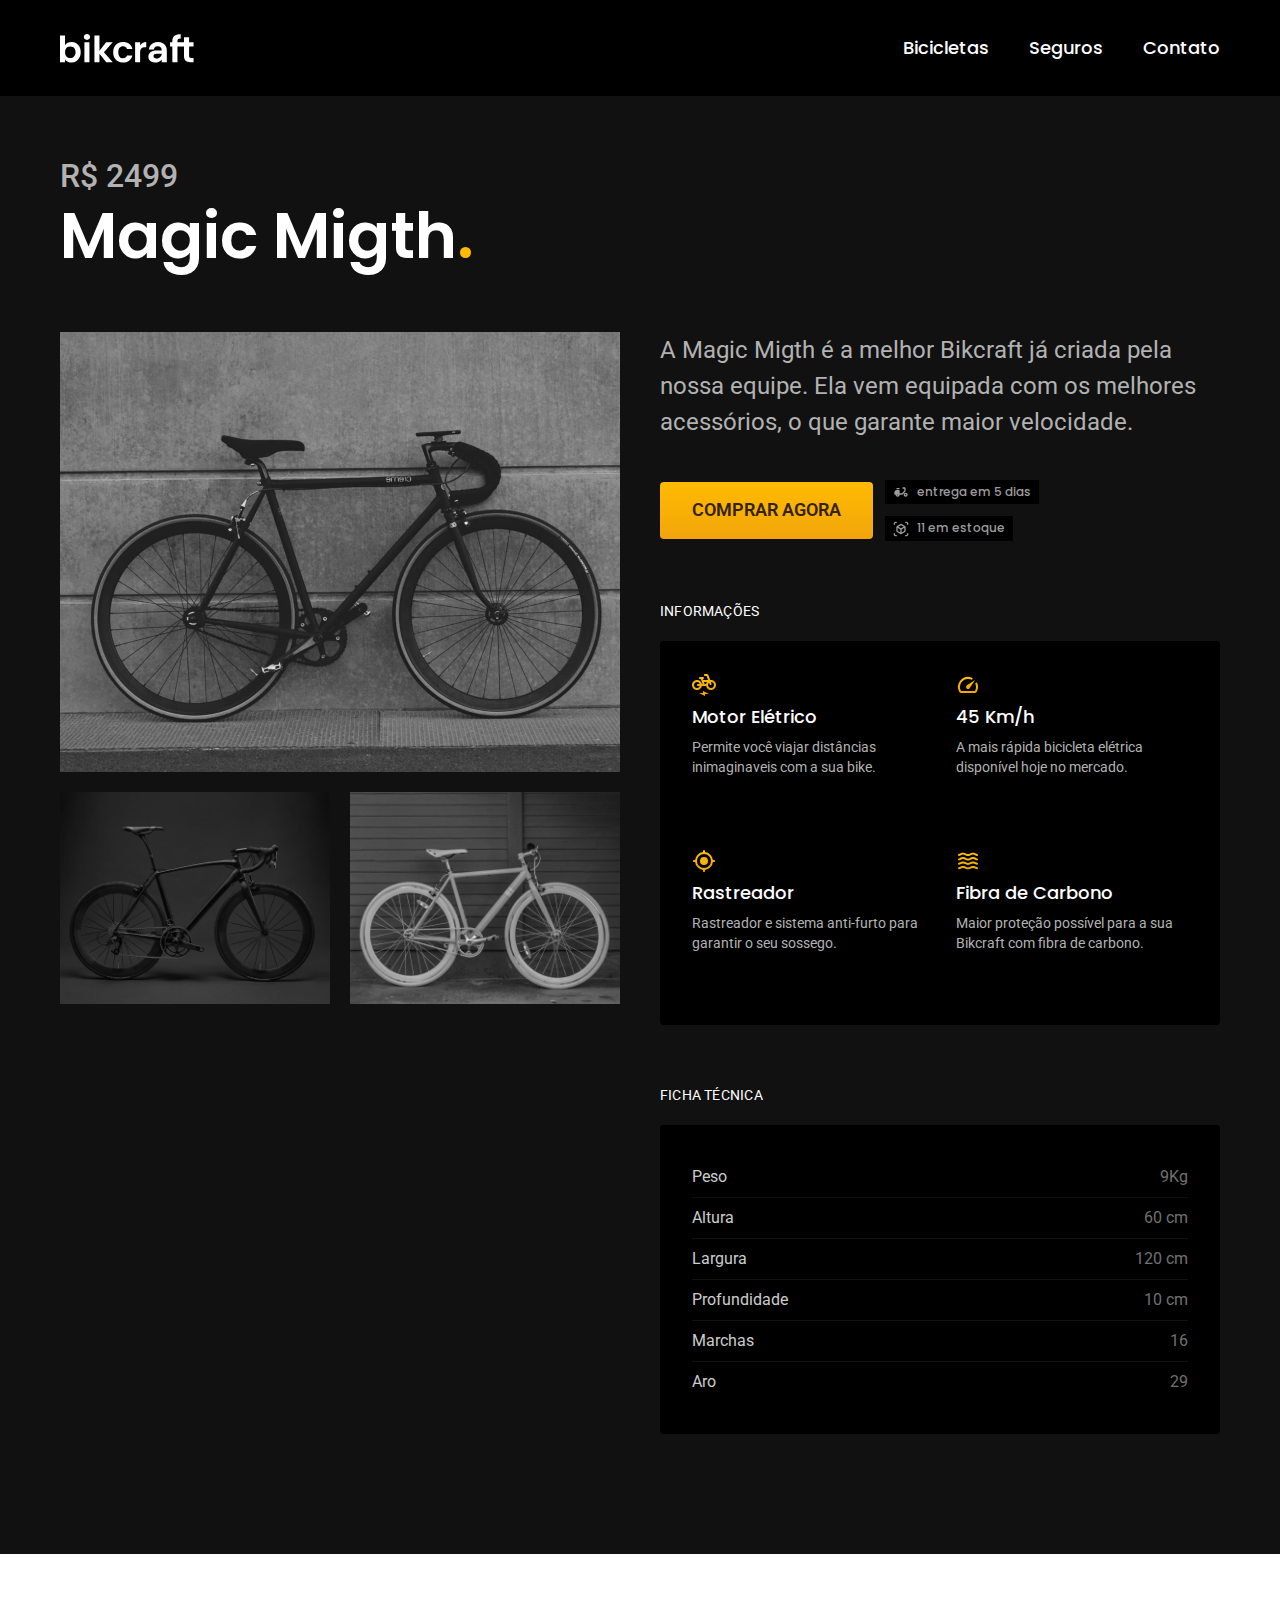
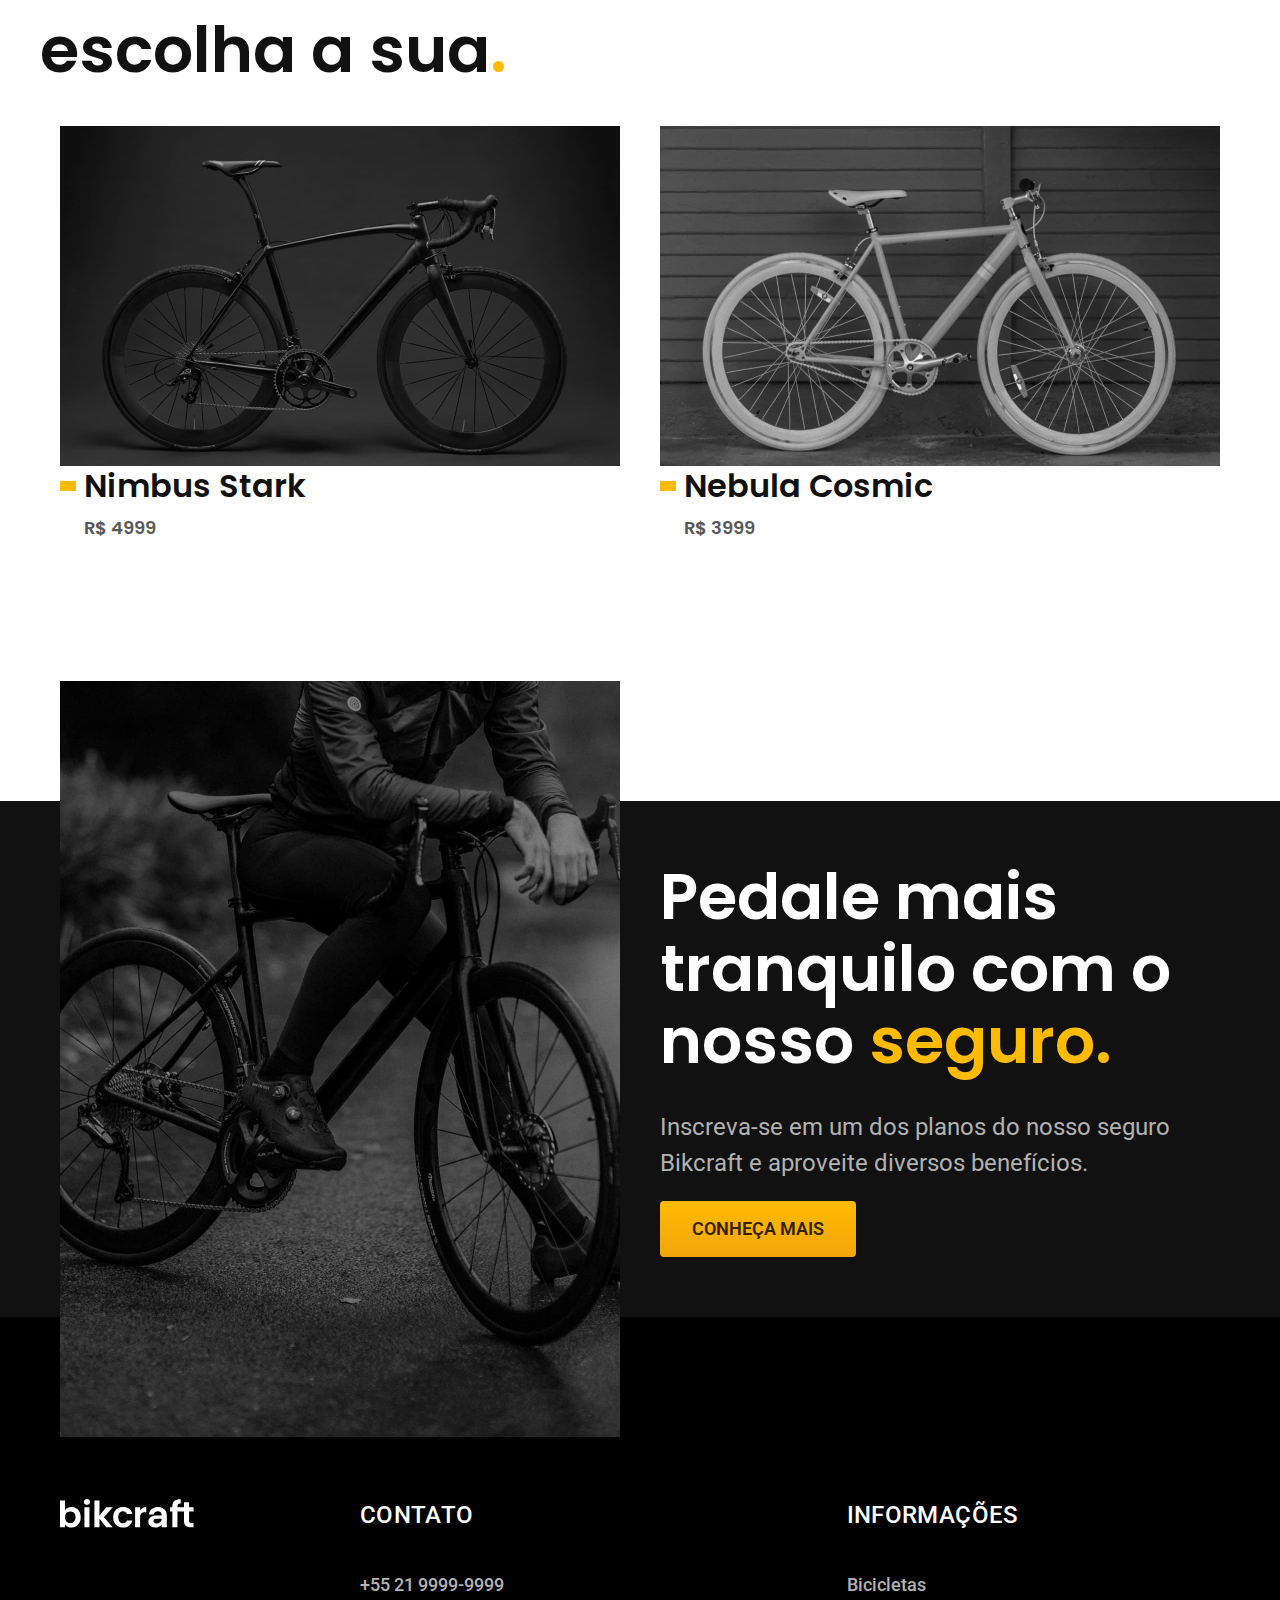
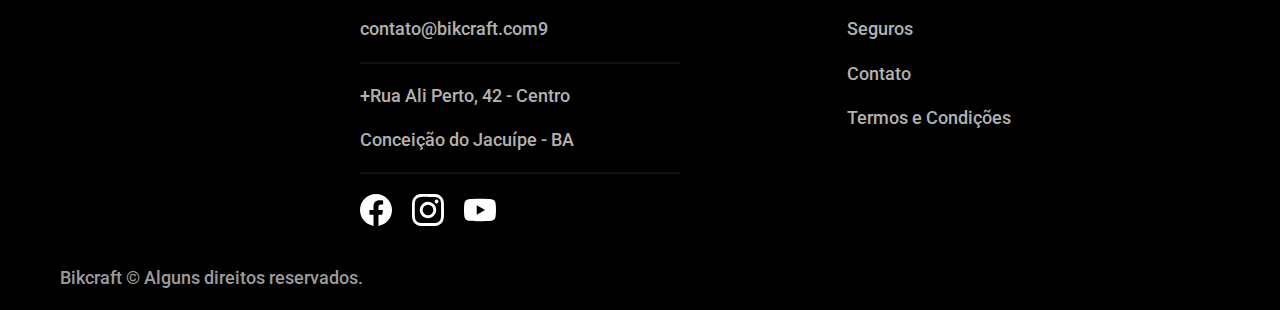
<file: bicicletas/magic.html>
<!DOCTYPE html>
<html lang="pt-BR">
  <head>
    <meta charset="UTF-8" />
    <meta name="viewport" content="width=device-width, initial-scale=1.0" />

    <title>Magic Migth | Bikcraft</title>
    <meta
      name="description"
      content="A Magic Migth é a melhor Bikcraft já criada pela nossa equipe. Ela vem equipada com os melhores acessórios, o que garante maior velocidade."
    />

    <link rel="stylesheet" href="../css/index.css" />

    <link rel="preconnect" href="https://fonts.googleapis.com" />
    <link rel="preconnect" href="https://fonts.gstatic.com" crossorigin />
    <link
      href="https://fonts.googleapis.com/css2?family=Merriweather:ital,wght@1,900&family=Poppins:wght@500;600&family=Roboto:wght@400;500&display=swap"
      rel="stylesheet"
    />
  </head>

  <body id="bicicleta">
    <header class="header-bg">
      <div class="header container">
        <a href="../">
          <img src="../img/bikcraft.svg" alt="bikcraft" />
        </a>

        <nav aria-label="primária">
          <ul class="header-menu cor-0 font-1-m">
            <li><a href="../bicicletas.html">Bicicletas</a></li>
            <li><a href="../seguros.html">Seguros</a></li>
            <li><a href="../contato.html">Contato</a></li>
          </ul>
        </nav>
      </div>
    </header>

    <main class="titulo-bg">
      <div class="titulo container">
        <p class="font-2-gg cor-5">R$ 2499</p>
        <h1 class="font-1-eg cor-0">
          Magic Migth<span class="cor-p1">.</span>
        </h1>
      </div>

      <div class="bicicleta container">
        <div class="bicicleta-imagens">
          <img src="../img/bicicleta/nimbus2.jpg" alt="" />
          <img src="../img/bicicleta/nimbus1.jpg" alt="" />
          <img src="../img/bicicleta/nimbus3.jpg" alt="" />
        </div>

        <div class="bicicleta-conteudo">
          <p class="font-2-g cor-5">
            A Magic Migth é a melhor Bikcraft já criada pela nossa equipe. Ela
            vem equipada com os melhores acessórios, o que garante maior
            velocidade.
          </p>
          <div class="bicicleta-conteudo-comprar">
            <a class="botao" href="../orcamento">Comprar Agora</a>
            <span class="font-1-pp cor-6">
              <img src="../img/icones/entrega.svg" alt="" /> entrega em 5 dias
            </span>
            <span class="font-1-pp cor-6">
              <img src="../img/icones/estoque.svg" alt="" /> 11 em estoque
            </span>
          </div>

          <h2 class="font-2-pp cor-0">Informações</h2>
          <ul class="bicicleta-informacoes">
            <li>
              <img src="../img/icones/eletrica.svg" alt="" />
              <h3 class="font-1-m cor-0">Motor Elétrico</h3>
              <p class="font-2-pp cor-5">
                Permite você viajar distâncias inimaginaveis com a sua bike.
              </p>
            </li>
            <li>
              <img src="../img/icones/velocidade.svg" alt="" />
              <h3 class="font-1-m cor-0">45 Km/h</h3>
              <p class="font-2-pp cor-5">
                A mais rápida bicicleta elétrica disponível hoje no mercado.
              </p>
            </li>
            <li>
              <img src="../img/icones/rastreador.svg" alt="" />
              <h3 class="font-1-m cor-0">Rastreador</h3>
              <p class="font-2-pp cor-5">
                Rastreador e sistema anti-furto para garantir o seu sossego.
              </p>
            </li>
            <li>
              <img src="../img/icones/carbono.svg" alt="" />
              <h3 class="font-1-m cor-0">Fibra de Carbono</h3>
              <p class="font-2-pp cor-5">
                Maior proteção possível para a sua Bikcraft com fibra de
                carbono.
              </p>
            </li>
          </ul>

          <h2 class="font-2-pp cor-0">Ficha Técnica</h2>
          <ul class="bicicleta-ficha font-2-p cor-4">
            <li>Peso <span>9Kg</span></li>
            <li>Altura <span>60 cm</span></li>
            <li>Largura <span>120 cm</span></li>
            <li>Profundidade <span>10 cm</span></li>
            <li>Marchas <span>16</span></li>
            <li>Aro <span>29</span></li>
          </ul>
        </div>
      </div>
    </main>

    <article class="container bicicletas-lista">
      <h2 class="font-1-eg">escolha a sua<span class="cor-p1">.</span></h2>

      <ul class="bicicletas-lista-itens">
        <li>
          <a href="./nimbus.html">
            <img
              src="../img/bicicletas/nimbus.jpg"
              alt="bicicleta nimbus preta"
            />
            <h3 class="font-1-gg">Nimbus Stark</h3>
            <span class="font-1-m-b cor-8">R$ 4999</span>
          </a>
        </li>
        <li>
          <a href="./nebula.html">
            <img
              src="../img/bicicletas/nebula.jpg"
              alt="bicicleta nebula preta"
            />
            <h3 class="font-1-gg">Nebula Cosmic</h3>
            <span class="font-1-m-b cor-8">R$ 3999</span>
          </a>
        </li>
      </ul>
    </article>

    <article class="seguro-bg">
      <div class="seguro container">
        <div class="seguro-img">
          <img
            src="../img/fotos/seguros.jpg"
            alt="Pessoa em cima de uma bicicleta"
          />
        </div>
        <div class="seguro-conteudo">
          <h2 class="font-1-eg cor-0">
            Pedale mais tranquilo com o nosso
            <span class="cor-p1">seguro.</span>
          </h2>
          <p class="font-2-g cor-5">
            Inscreva-se em um dos planos do nosso seguro Bikcraft e aproveite
            diversos benefícios.
          </p>
          <a class="botao" href="../seguros.html">Conheça Mais</a>
        </div>
      </div>
    </article>

    <footer class="footer-bg">
      <div class="footer container">
        <img src="../img/bikcraft.svg" alt="Bikcraft" />

        <div class="footer-contato">
          <h3 class="font-2-g-b cor-0">contato</h3>
          <ul class="font-2-m cor-5">
            <li><a href="tel:+552199999999">+55 21 9999-9999</a></li>
            <li>
              <a href="mailto:contato@bikcraft.com9">contato@bikcraft.com9</a>
            </li>
            <li>+Rua Ali Perto, 42 - Centro</li>
            <li>Conceição do Jacuípe - BA</li>
          </ul>
        </div>

        <div class="footer-informacoes">
          <h3 class="font-2-g-b cor-0">INFORMAÇÕES</h3>
          <nav>
            <ul class="font-2-m cor-5">
              <li><a href="../bicicletas.html">Bicicletas</a></li>
              <li><a href="../seguros.html">Seguros</a></li>
              <li><a href="../contato.html">Contato</a></li>
              <li><a href="../termos.html">Termos e Condições</a></li>
            </ul>
          </nav>
        </div>

        <div class="footer-redes">
          <a href="../"
            ><img src="../img/redes/facebook.svg" alt="facebook"
          /></a>
          <a href="../"
            ><img src="../img/redes/instagram.svg" alt="instagram"
          /></a>
          <a href="../"><img src="../img/redes/youtube.svg" alt="youtube" /></a>
        </div>

        <p class="footer-copy font-2-m cor-6">
          Bikcraft © Alguns direitos reservados.
        </p>
      </div>
    </footer>
  </body>
</html>
</file>
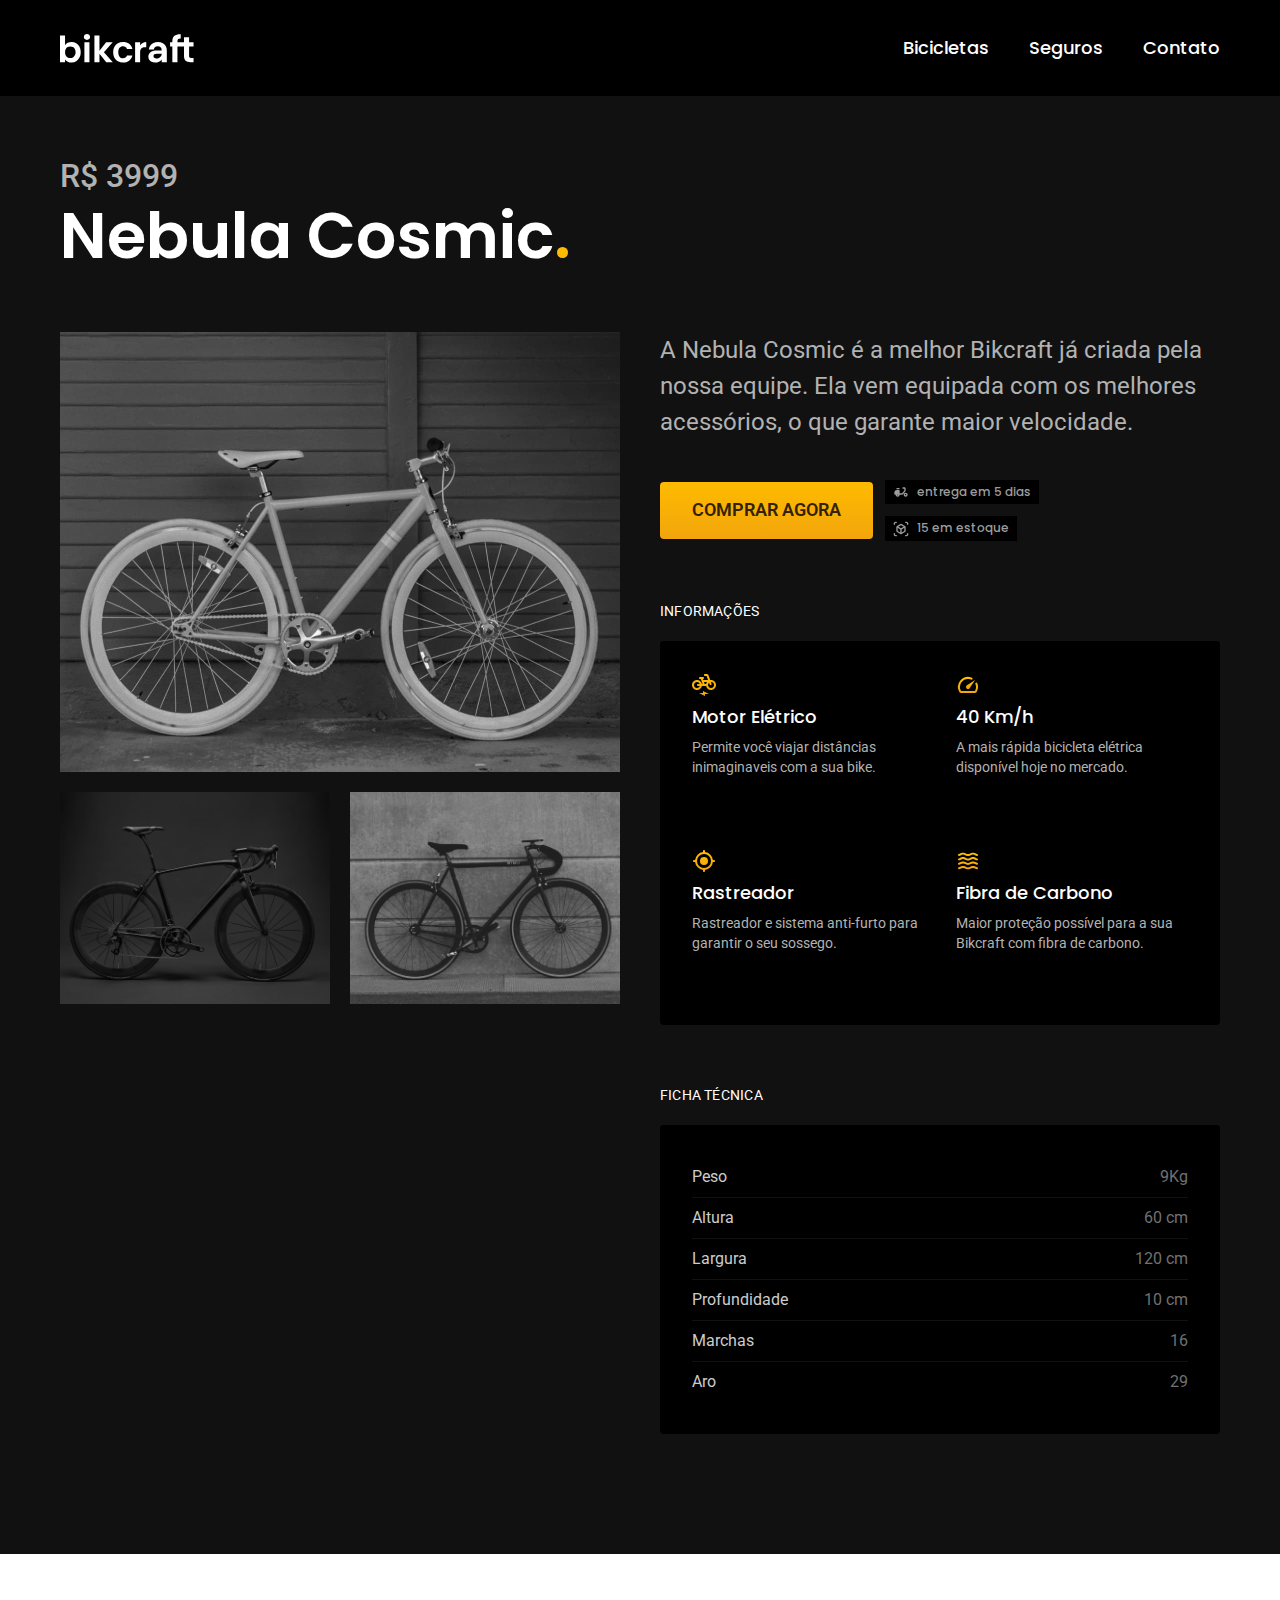
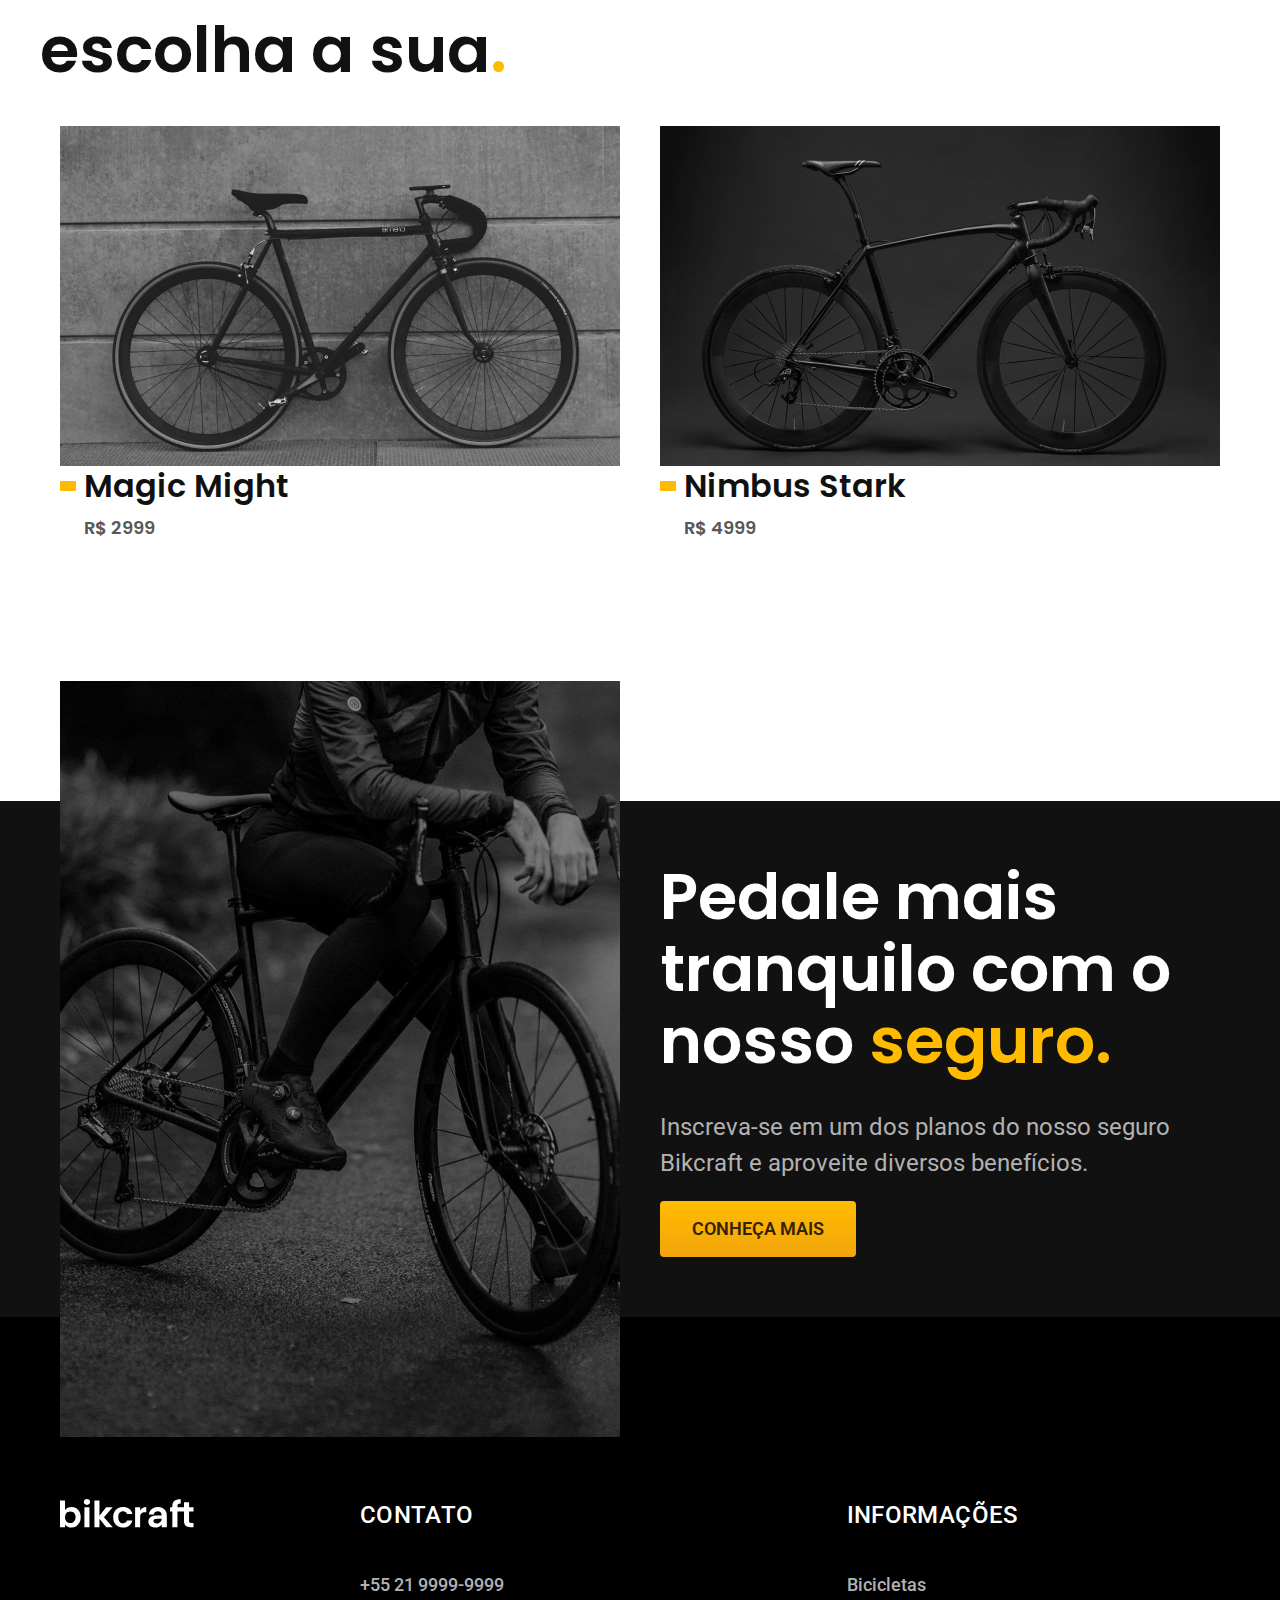
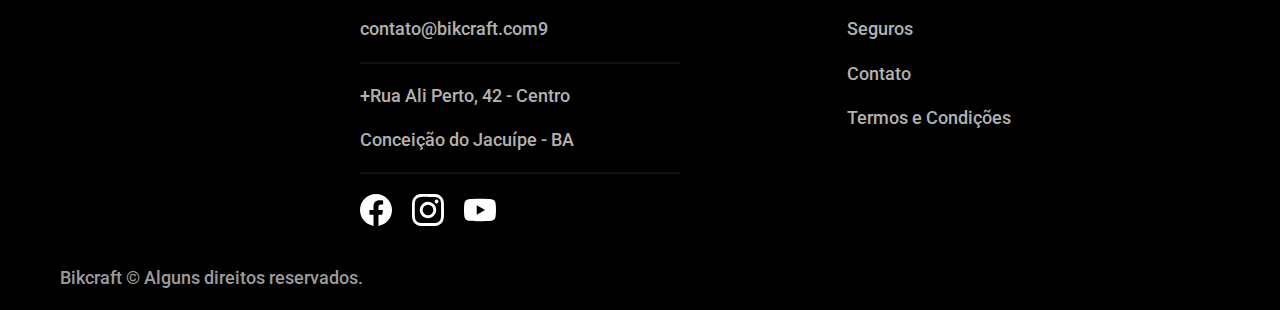
<file: bicicletas/nebula.html>
<!DOCTYPE html>
<html lang="pt-BR">
  <head>
    <meta charset="UTF-8" />
    <meta name="viewport" content="width=device-width, initial-scale=1.0" />

    <title>Nebula Cosmic | Bikcraft</title>
    <meta
      name="description"
      content="A Nebula Cosmic é a melhor Bikcraft já criada pela nossa equipe. Ela vem equipada com os melhores acessórios, o que garante maior velocidade."
    />

    <link rel="stylesheet" href="../css/index.css" />

    <link rel="preconnect" href="https://fonts.googleapis.com" />
    <link rel="preconnect" href="https://fonts.gstatic.com" crossorigin />
    <link
      href="https://fonts.googleapis.com/css2?family=Merriweather:ital,wght@1,900&family=Poppins:wght@500;600&family=Roboto:wght@400;500&display=swap"
      rel="stylesheet"
    />
  </head>

  <body id="bicicleta">
    <header class="header-bg">
      <div class="header container">
        <a href="../">
          <img src="../img/bikcraft.svg" alt="bikcraft" />
        </a>

        <nav aria-label="primária">
          <ul class="header-menu cor-0 font-1-m">
            <li><a href="../bicicletas.html">Bicicletas</a></li>
            <li><a href="../seguros.html">Seguros</a></li>
            <li><a href="../contato.html">Contato</a></li>
          </ul>
        </nav>
      </div>
    </header>

    <main class="titulo-bg">
      <div class="titulo container">
        <p class="font-2-gg cor-5">R$ 3999</p>
        <h1 class="font-1-eg cor-0">
          Nebula Cosmic<span class="cor-p1">.</span>
        </h1>
      </div>

      <div class="bicicleta container">
        <div class="bicicleta-imagens">
          <img src="../img/bicicleta/nimbus3.jpg" alt="" />
          <img src="../img/bicicleta/nimbus1.jpg" alt="" />
          <img src="../img/bicicleta/nimbus2.jpg" alt="" />
        </div>

        <div class="bicicleta-conteudo">
          <p class="font-2-g cor-5">
            A Nebula Cosmic é a melhor Bikcraft já criada pela nossa equipe. Ela
            vem equipada com os melhores acessórios, o que garante maior
            velocidade.
          </p>
          <div class="bicicleta-conteudo-comprar">
            <a class="botao" href="../orcamento.html">Comprar Agora</a>
            <span class="font-1-pp cor-6">
              <img src="../img/icones/entrega.svg" alt="" /> entrega em 5 dias
            </span>
            <span class="font-1-pp cor-6">
              <img src="../img/icones/estoque.svg" alt="" /> 15 em estoque
            </span>
          </div>

          <h2 class="font-2-pp cor-0">Informações</h2>
          <ul class="bicicleta-informacoes">
            <li>
              <img src="../img/icones/eletrica.svg" alt="" />
              <h3 class="font-1-m cor-0">Motor Elétrico</h3>
              <p class="font-2-pp cor-5">
                Permite você viajar distâncias inimaginaveis com a sua bike.
              </p>
            </li>
            <li>
              <img src="../img/icones/velocidade.svg" alt="" />
              <h3 class="font-1-m cor-0">40 Km/h</h3>
              <p class="font-2-pp cor-5">
                A mais rápida bicicleta elétrica disponível hoje no mercado.
              </p>
            </li>
            <li>
              <img src="../img/icones/rastreador.svg" alt="" />
              <h3 class="font-1-m cor-0">Rastreador</h3>
              <p class="font-2-pp cor-5">
                Rastreador e sistema anti-furto para garantir o seu sossego.
              </p>
            </li>
            <li>
              <img src="../img/icones/carbono.svg" alt="" />
              <h3 class="font-1-m cor-0">Fibra de Carbono</h3>
              <p class="font-2-pp cor-5">
                Maior proteção possível para a sua Bikcraft com fibra de
                carbono.
              </p>
            </li>
          </ul>

          <h2 class="font-2-pp cor-0">Ficha Técnica</h2>
          <ul class="bicicleta-ficha font-2-p cor-4">
            <li>Peso <span>9Kg</span></li>
            <li>Altura <span>60 cm</span></li>
            <li>Largura <span>120 cm</span></li>
            <li>Profundidade <span>10 cm</span></li>
            <li>Marchas <span>16</span></li>
            <li>Aro <span>29</span></li>
          </ul>
        </div>
      </div>
    </main>

    <article class="container bicicletas-lista">
      <h2 class="font-1-eg">escolha a sua<span class="cor-p1">.</span></h2>

      <ul class="bicicletas-lista-itens">
        <li>
          <a href="./magic.html">
            <img
              src="../img/bicicletas/magic.jpg"
              alt="bicicleta magic preta"
            />
            <h3 class="font-1-gg">Magic Might</h3>
            <span class="font-1-m-b cor-8">R$ 2999</span>
          </a>
        </li>
        <li>
          <a href="./nimbus.html">
            <img
              src="../img/bicicletas/nimbus.jpg"
              alt="bicicleta nimbus preta"
            />
            <h3 class="font-1-gg">Nimbus Stark</h3>
            <span class="font-1-m-b cor-8">R$ 4999</span>
          </a>
        </li>
      </ul>
    </article>

    <article class="seguro-bg">
      <div class="seguro container">
        <div class="seguro-img">
          <img
            src="../img/fotos/seguros.jpg"
            alt="Pessoa em cima de uma bicicleta"
          />
        </div>
        <div class="seguro-conteudo">
          <h2 class="font-1-eg cor-0">
            Pedale mais tranquilo com o nosso
            <span class="cor-p1">seguro.</span>
          </h2>
          <p class="font-2-g cor-5">
            Inscreva-se em um dos planos do nosso seguro Bikcraft e aproveite
            diversos benefícios.
          </p>
          <a class="botao" href="../seguros.html">Conheça Mais</a>
        </div>
      </div>
    </article>

    <footer class="footer-bg">
      <div class="footer container">
        <img src="../img/bikcraft.svg" alt="Bikcraft" />

        <div class="footer-contato">
          <h3 class="font-2-g-b cor-0">contato</h3>
          <ul class="font-2-m cor-5">
            <li><a href="tel:+552199999999">+55 21 9999-9999</a></li>
            <li>
              <a href="mailto:contato@bikcraft.com9">contato@bikcraft.com9</a>
            </li>
            <li>+Rua Ali Perto, 42 - Centro</li>
            <li>Conceição do Jacuípe - BA</li>
          </ul>
        </div>

        <div class="footer-informacoes">
          <h3 class="font-2-g-b cor-0">INFORMAÇÕES</h3>
          <nav>
            <ul class="font-2-m cor-5">
              <li><a href="../bicicletas.html">Bicicletas</a></li>
              <li><a href="../seguros.html">Seguros</a></li>
              <li><a href="../contato.html">Contato</a></li>
              <li><a href="../termos.html">Termos e Condições</a></li>
            </ul>
          </nav>
        </div>

        <div class="footer-redes">
          <a href="../"
            ><img src="../img/redes/facebook.svg" alt="facebook"
          /></a>
          <a href="../"
            ><img src="../img/redes/instagram.svg" alt="instagram"
          /></a>
          <a href="../"><img src="../img/redes/youtube.svg" alt="youtube" /></a>
        </div>

        <p class="footer-copy font-2-m cor-6">
          Bikcraft © Alguns direitos reservados.
        </p>
      </div>
    </footer>
  </body>
</html>
</file>
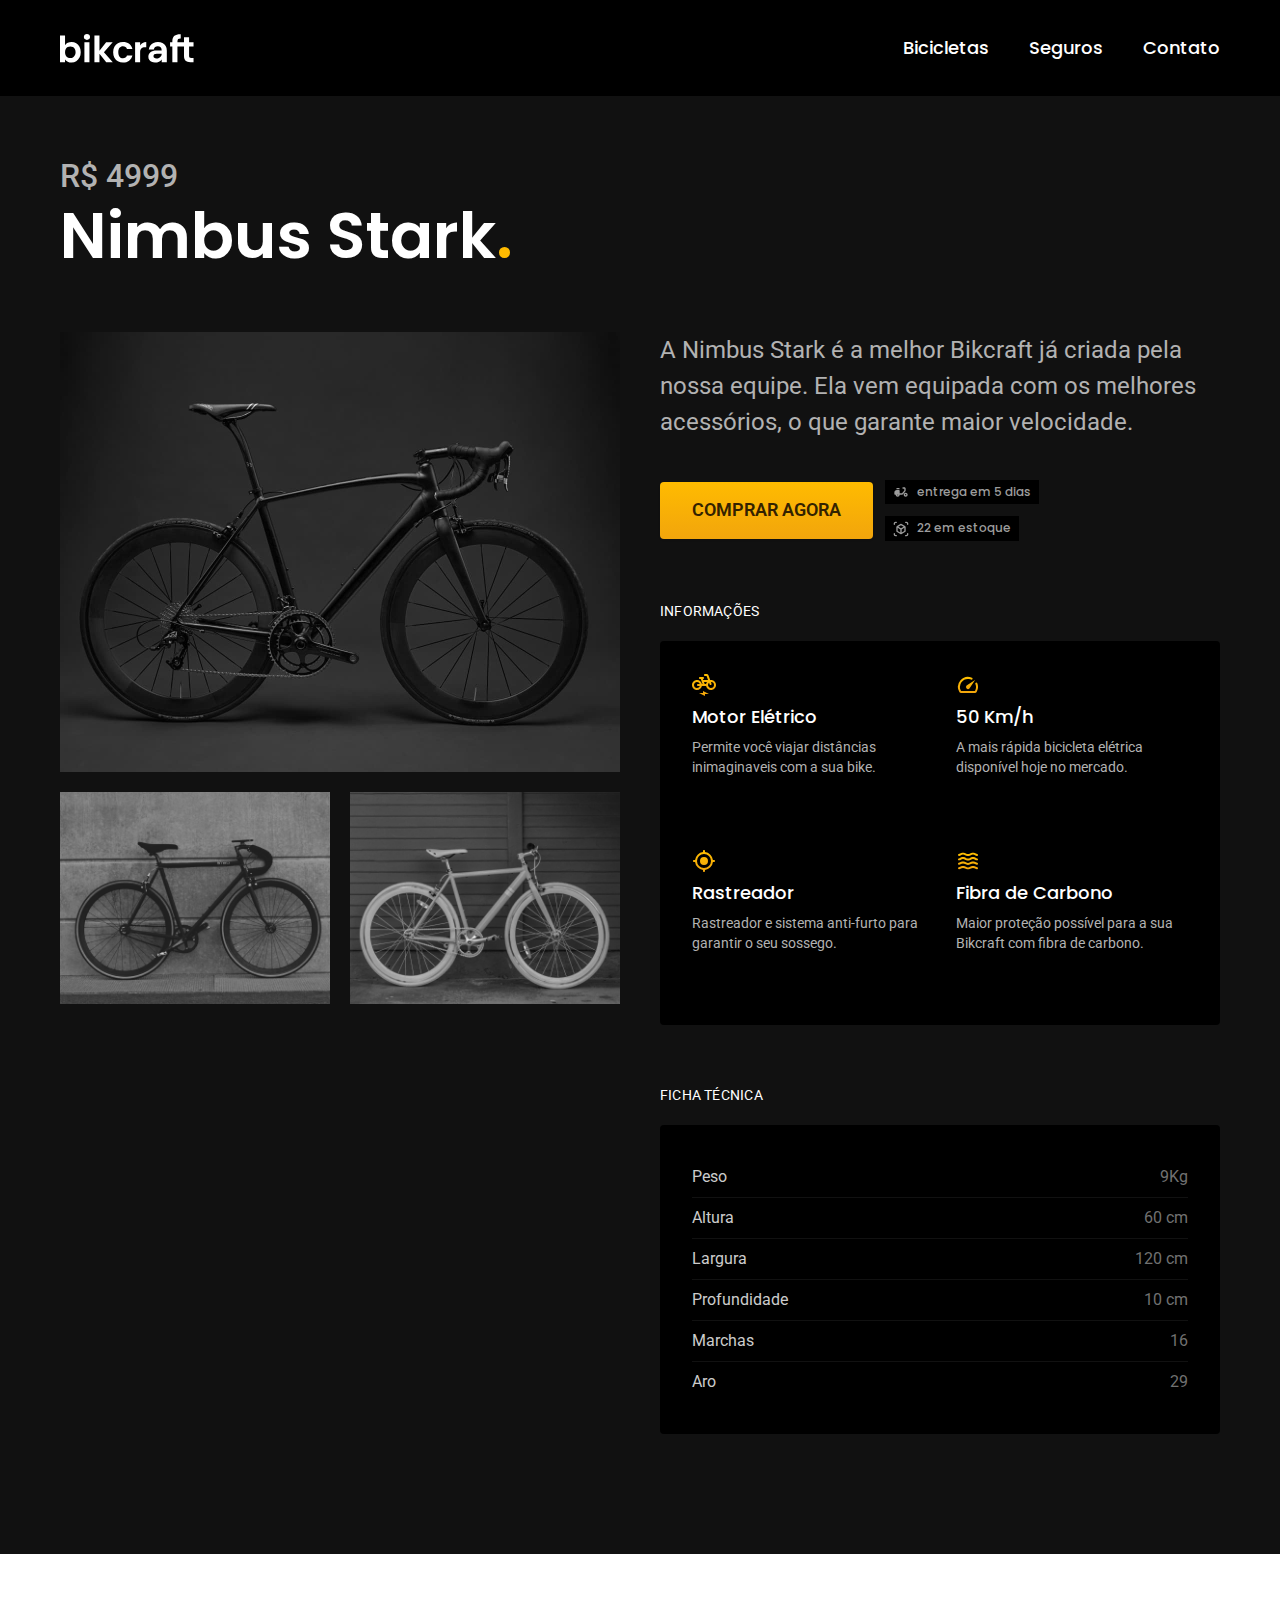
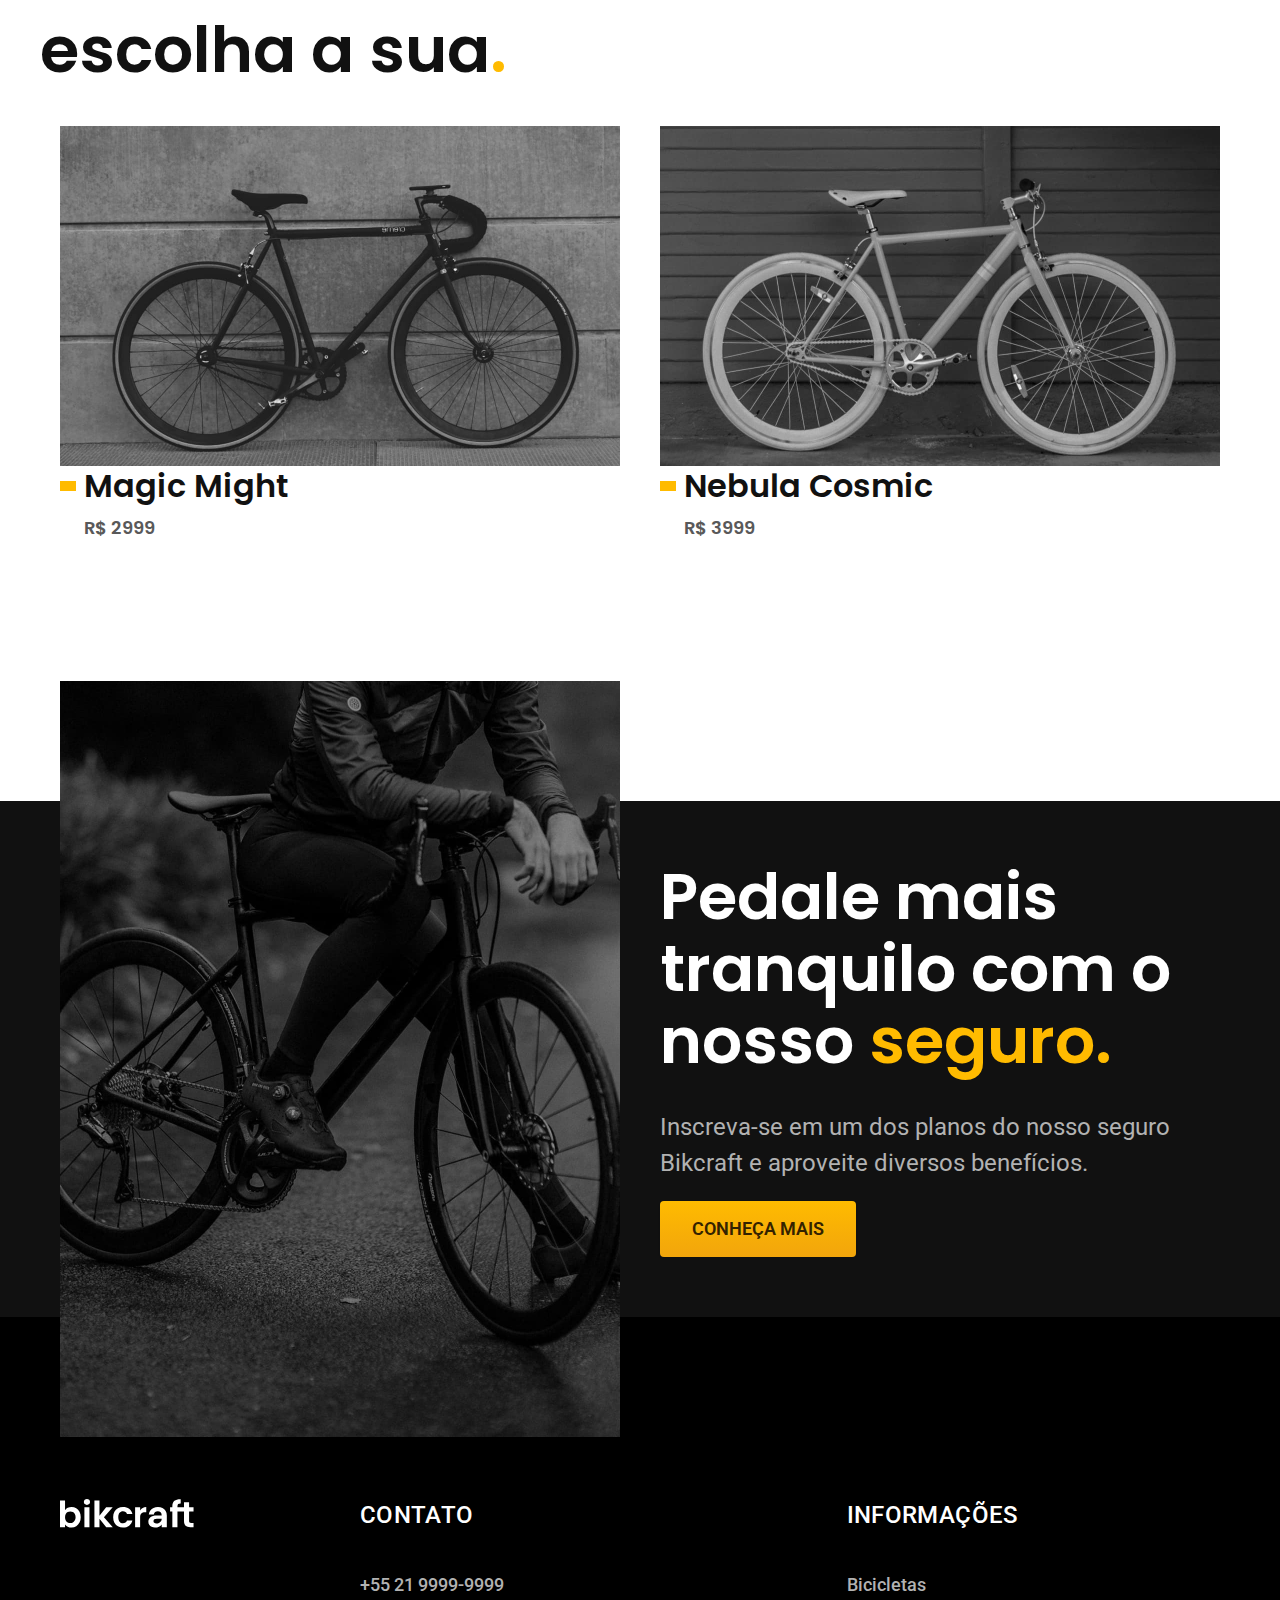
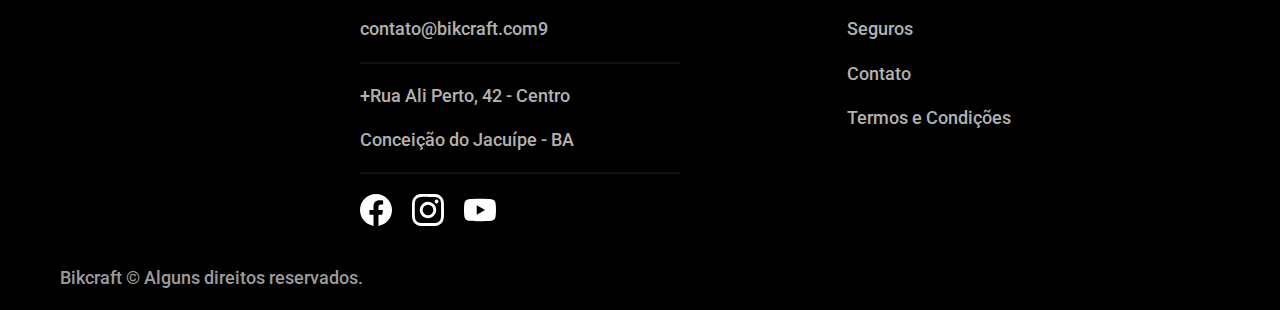
<file: bicicletas/nimbus.html>
<!DOCTYPE html>
<html lang="pt-BR">
  <head>
    <meta charset="UTF-8" />
    <meta name="viewport" content="width=device-width, initial-scale=1.0" />

    <title>Nimbus Stark | Bikcraft</title>
    <meta
      name="description"
      content="A Nimbus Stark é a melhor Bikcraft já criada pela nossa equipe. Ela vem equipada com os melhores acessórios, o que garante maior velocidade."
    />

    <link rel="stylesheet" href="../css/index.css" />

    <link rel="preconnect" href="https://fonts.googleapis.com" />
    <link rel="preconnect" href="https://fonts.gstatic.com" crossorigin />
    <link
      href="https://fonts.googleapis.com/css2?family=Merriweather:ital,wght@1,900&family=Poppins:wght@500;600&family=Roboto:wght@400;500&display=swap"
      rel="stylesheet"
    />
  </head>

  <body id="bicicleta">
    <header class="header-bg">
      <div class="header container">
        <a href="../">
          <img src="../img/bikcraft.svg" alt="bikcraft" />
        </a>

        <nav aria-label="primária">
          <ul class="header-menu cor-0 font-1-m">
            <li><a href="../bicicletas.html">Bicicletas</a></li>
            <li><a href="../seguros.html">Seguros</a></li>
            <li><a href="../contato.html">Contato</a></li>
          </ul>
        </nav>
      </div>
    </header>

    <main class="titulo-bg">
      <div class="titulo container">
        <p class="font-2-gg cor-5">R$ 4999</p>
        <h1 class="font-1-eg cor-0">
          Nimbus Stark<span class="cor-p1">.</span>
        </h1>
      </div>

      <div class="bicicleta container">
        <div class="bicicleta-imagens">
          <img src="../img/bicicleta/nimbus1.jpg" alt="" />
          <img src="../img/bicicleta/nimbus2.jpg" alt="" />
          <img src="../img/bicicleta/nimbus3.jpg" alt="" />
        </div>

        <div class="bicicleta-conteudo">
          <p class="font-2-g cor-5">
            A Nimbus Stark é a melhor Bikcraft já criada pela nossa equipe. Ela
            vem equipada com os melhores acessórios, o que garante maior
            velocidade.
          </p>
          <div class="bicicleta-conteudo-comprar">
            <a class="botao" href="../orcamento">Comprar Agora</a>
            <span class="font-1-pp cor-6">
              <img src="../img/icones/entrega.svg" alt="" /> entrega em 5 dias
            </span>
            <span class="font-1-pp cor-6">
              <img src="../img/icones/estoque.svg" alt="" /> 22 em estoque
            </span>
          </div>

          <h2 class="font-2-pp cor-0">Informações</h2>
          <ul class="bicicleta-informacoes">
            <li>
              <img src="../img/icones/eletrica.svg" alt="" />
              <h3 class="font-1-m cor-0">Motor Elétrico</h3>
              <p class="font-2-pp cor-5">
                Permite você viajar distâncias inimaginaveis com a sua bike.
              </p>
            </li>
            <li>
              <img src="../img/icones/velocidade.svg" alt="" />
              <h3 class="font-1-m cor-0">50 Km/h</h3>
              <p class="font-2-pp cor-5">
                A mais rápida bicicleta elétrica disponível hoje no mercado.
              </p>
            </li>
            <li>
              <img src="../img/icones/rastreador.svg" alt="" />
              <h3 class="font-1-m cor-0">Rastreador</h3>
              <p class="font-2-pp cor-5">
                Rastreador e sistema anti-furto para garantir o seu sossego.
              </p>
            </li>
            <li>
              <img src="../img/icones/carbono.svg" alt="" />
              <h3 class="font-1-m cor-0">Fibra de Carbono</h3>
              <p class="font-2-pp cor-5">
                Maior proteção possível para a sua Bikcraft com fibra de
                carbono.
              </p>
            </li>
          </ul>

          <h2 class="font-2-pp cor-0">Ficha Técnica</h2>
          <ul class="bicicleta-ficha font-2-p cor-4">
            <li>Peso <span>9Kg</span></li>
            <li>Altura <span>60 cm</span></li>
            <li>Largura <span>120 cm</span></li>
            <li>Profundidade <span>10 cm</span></li>
            <li>Marchas <span>16</span></li>
            <li>Aro <span>29</span></li>
          </ul>
        </div>
      </div>
    </main>

    <article class="container bicicletas-lista">
      <h2 class="font-1-eg">escolha a sua<span class="cor-p1">.</span></h2>

      <ul class="bicicletas-lista-itens">
        <li>
          <a href="./magic.html">
            <img
              src="../img/bicicletas/magic.jpg"
              alt="bicicleta magic preta"
            />
            <h3 class="font-1-gg">Magic Might</h3>
            <span class="font-1-m-b cor-8">R$ 2999</span>
          </a>
        </li>
        <li>
          <a href="./nebula.html">
            <img
              src="../img/bicicletas/nebula.jpg"
              alt="bicicleta nebula preta"
            />
            <h3 class="font-1-gg">Nebula Cosmic</h3>
            <span class="font-1-m-b cor-8">R$ 3999</span>
          </a>
        </li>
      </ul>
    </article>

    <article class="seguro-bg">
      <div class="seguro container">
        <div class="seguro-img">
          <img
            src="../img/fotos/seguros.jpg"
            alt="Pessoa em cima de uma bicicleta"
          />
        </div>
        <div class="seguro-conteudo">
          <h2 class="font-1-eg cor-0">
            Pedale mais tranquilo com o nosso
            <span class="cor-p1">seguro.</span>
          </h2>
          <p class="font-2-g cor-5">
            Inscreva-se em um dos planos do nosso seguro Bikcraft e aproveite
            diversos benefícios.
          </p>
          <a class="botao" href="../seguros.html">Conheça Mais</a>
        </div>
      </div>
    </article>

    <footer class="footer-bg">
      <div class="footer container">
        <img src="../img/bikcraft.svg" alt="Bikcraft" />

        <div class="footer-contato">
          <h3 class="font-2-g-b cor-0">contato</h3>
          <ul class="font-2-m cor-5">
            <li><a href="tel:+552199999999">+55 21 9999-9999</a></li>
            <li>
              <a href="mailto:contato@bikcraft.com9">contato@bikcraft.com9</a>
            </li>
            <li>+Rua Ali Perto, 42 - Centro</li>
            <li>Conceição do Jacuípe - BA</li>
          </ul>
        </div>

        <div class="footer-informacoes">
          <h3 class="font-2-g-b cor-0">INFORMAÇÕES</h3>
          <nav>
            <ul class="font-2-m cor-5">
              <li><a href="../bicicletas.html">Bicicletas</a></li>
              <li><a href="../seguros.html">Seguros</a></li>
              <li><a href="../contato.html">Contato</a></li>
              <li><a href="../termos.html">Termos e Condições</a></li>
            </ul>
          </nav>
        </div>

        <div class="footer-redes">
          <a href="../"
            ><img src="../img/redes/facebook.svg" alt="facebook"
          /></a>
          <a href="../"
            ><img src="../img/redes/instagram.svg" alt="instagram"
          /></a>
          <a href="../"><img src="../img/redes/youtube.svg" alt="youtube" /></a>
        </div>

        <p class="footer-copy font-2-m cor-6">
          Bikcraft © Alguns direitos reservados.
        </p>
      </div>
    </footer>
  </body>
</html>
</file>
<file: css/index.css>
@import url('./global/global.css');

@import url('./global/header.css');
@import url('./global/footer.css');

/* utilidades */
@import url('./utilidades/cores.css');
@import url('./utilidades/tipografia.css');
@import url('./utilidades/componentes.css');
@import url('./utilidades/formulario.css');

/* Home */
@import url('./home/introducao.css');
@import url('./home/tecnologias.css');
@import url('./home/parceiros.css');
@import url('./home/depoimento.css');

/* Bicicletas */
@import url('./bicicletas/bicicletas-lista.css');
@import url('./bicicletas/bicicletas.css');

/* Bicicleta ./*/
@import url('./bicicleta/bicicleta.css');
@import url('./bicicleta/seguro.css');

/* Seguros */
@import url('./seguros/seguros.css');
@import url('./seguros/vantagens.css');
@import url('./seguros/perguntas.css');

/* termos */
@import url('./termos/termos.css');

/* Contato */
@import url('./contato/contato.css');
@import url('./contato/lojas.css');
</file>
